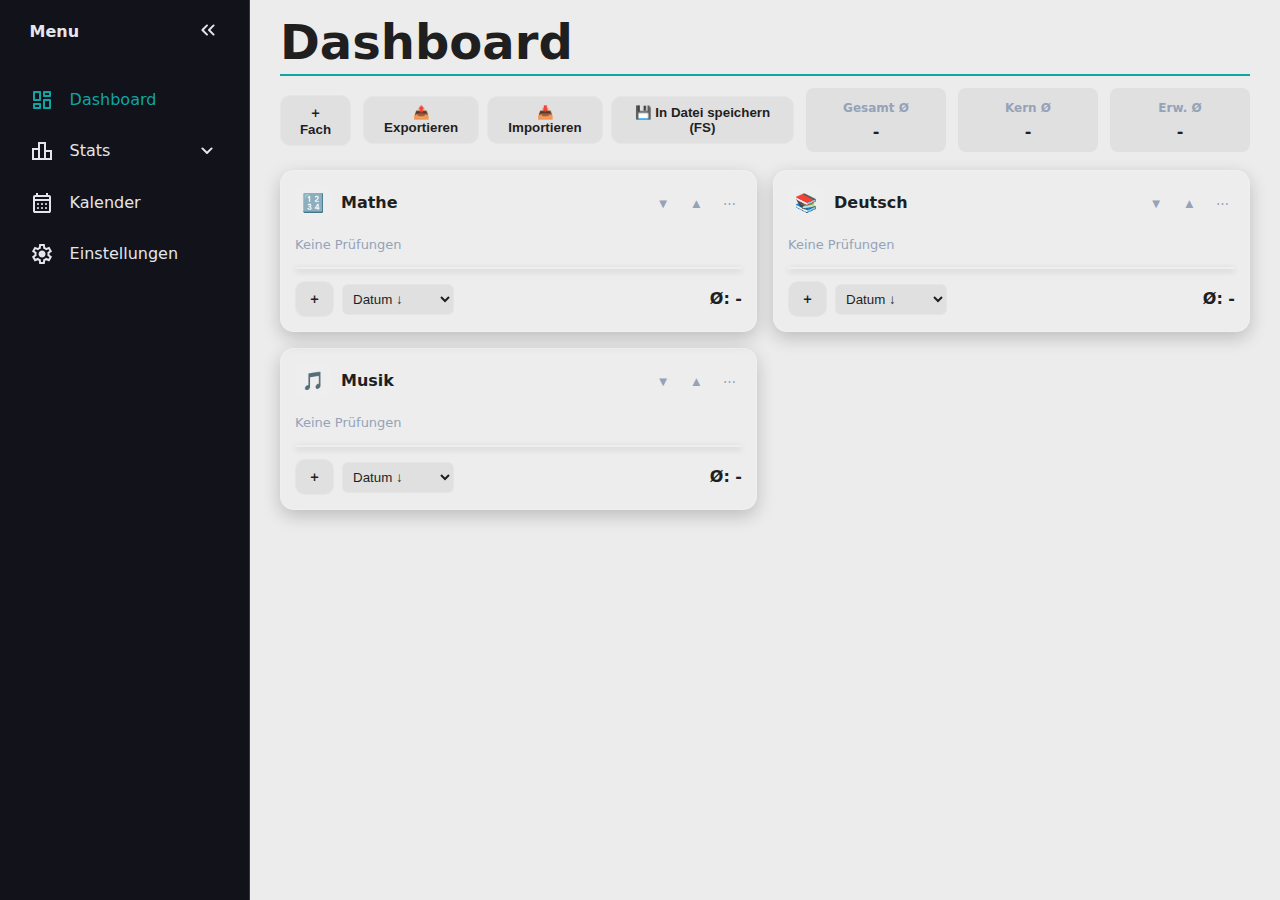
<file: index.html>
<!DOCTYPE html>
<html lang="en">

<head>
  <meta charset="utf-8" />
  <meta name="viewport" content="width=device-width,initial-scale=1" />
  <title>Dashboard</title>
  <link rel="stylesheet" href="style.css">
  <script src="theme.js" defer></script>
</head>
<style>
  @import url('https://fonts.googleapis.com/css2?family=Poppins:ital,wght@0,100;0,200;0,300;0,400;0,500;0,600;0,700;0,800;0,900;1,100;1,200;1,300;1,400;1,500;1,600;1,700;1,800;1,900&display=swap');

  html {
    font-family: Poppins, 'Segoe UI', Tahoma, Geneva, Verdana, sans-serif;
    line-height: 1.5rem;
  }

  body {
    min-height: 100vh;
    min-height: 100dvh;
    background-color: var(--sidebar-bg);
    color: var(--sb-fontcolor);
    display: grid;
    grid-template-columns: auto 1fr;
  }

  #sidebar {
    box-sizing: border-box;
    height: 100vh;
    width: 250px;
    padding: 5px 1em;
    background-color: var(--sidebar-bg);
    border-right: 1px solid var(--border);

    position: sticky;
    top: 0;
    align-self: start;
    transition: 300ms ease-in-out;
    overflow: hidden;
    text-wrap: nowrap;
  }

  #sidebar.close {
    padding: 5px;
    width: 60px;
  }

  #sidebar ul {
    list-style: none;
  }

  #sidebar>ul>li:first-child {
    display: flex;
    justify-content: flex-end;
    margin-bottom: 16px;

    .logo {
      font-weight: 600;
    }
  }

  #sidebar ul li.active a {
    /* active sidebar link */
    color: var(--accent) !important;
  }

  #sidebar ul li.active a span {
    color: var(--accent) !important;
  }

  #sidebar ul li.active a svg {
    fill: var(--accent) !important;
  }

  #sidebar a,
  #sidebar .dropdown-btn,
  #sidebar .logo {
    border-radius: .5em;
    padding: .85em;
    text-decoration: none;
    color: var(--sb-fontcolor);
    display: flex;
    align-items: center;
    gap: 1em;
  }

  .dropdown-btn {
    width: 100%;
    text-align: left;
    background: none;
    border: none;
    font: inherit;
    cursor: pointer;
  }

  #sidebar svg {
    flex-shrink: 0;
    fill: var(--sb-fontcolor);
  }

  #sidebar a span,
  #sidebar .dropdown-btn span {
    flex-grow: 1;
  }

  #sidebar a,
  #sidebar .dropdown-btn,
  #sidebar span {
    color: var(--sb-fontcolor);
  }

  #sidebar a:hover,
  #sidebar .dropdown-btn:hover {
    background-color: var(--glass);
  }

  #sidebar .sub-menu {
    display: grid;
    grid-template-rows: 0fr;
    transition: 300ms ease-in-out;

    >div {
      overflow: hidden;
    }
  }

  #sidebar .sub-menu.show {
    grid-template-rows: 1fr;
  }

  .dropdown-btn svg {
    transition: 200ms ease;
  }

  .rotate svg:last-child {
    rotate: 180deg;
  }

  #sidebar .sub-menu a {
    padding-left: 2em;
  }

  #toggle-btn {
    margin-left: auto;
    padding: 1em;
    border: none;
    border-radius: .5em;
    background: none;
    cursor: pointer;

    svg {
      transition: rotate 150ms ease;
    }
  }

  #toggle-btn:hover {
    background-color: var(--glass);
  }

  main {
    padding: min(30px, 7%);
  }

  main p {
    color: var(--sb-fontcolor);
    margin-top: 5px;
    margin-bottom: 15px;
  }

  .container {
    border: 1px solid var(--border);
    border-radius: 1em;
    margin-bottom: 20px;
    padding: min(3em, 15%);

    h2,
    p {
      margin-top: 1em
    }
  }

  /* --- WARN-BOX styling --- */
  .warn-box {
    margin-top: 10px;
    padding: 10px 12px;
    border-radius: 8px;
    background: rgba(255, 165, 0, 0.12);
    border: 1px solid rgba(255, 165, 0, 0.28);
    color: #ffd98a;
    display: flex;
    align-items: center;
    justify-content: space-between;
    gap: 8px;
    font-size: 13px;
  }

  .warn-box .warn-text {
    flex: 1;
  }

  .warn-close {
    background: transparent;
    border: none;
    color: #ffd98a;
    font-weight: 700;
    cursor: pointer;
    padding: 4px 6px;
    border-radius: 6px;
    line-height: 1;
  }

  .warn-close:hover {
    background: rgba(255, 165, 0, 0.18);
  }

  @media(max-width: 800px) {
    body {
      grid-template-columns: 1fr;
    }

    main {
      padding: 2em 1em 60px 1em;
    }

    .container {
      border: none;
      padding: 0;
    }

    #sidebar {
      height: 60px;
      width: 100%;
      border-right: none;
      border-top: 1px solid var(--border);
      padding: 0;
      position: fixed;
      top: unset;
      bottom: 0;

      >ul {
        padding: 0;
        display: grid;
        grid-auto-columns: 60px;
        grid-auto-flow: column;
        align-items: center;
        overflow-x: scroll;
      }

      ul li {
        height: 100%;
      }

      ul a,
      ul .dropdown-btn {
        width: 60px;
        height: 60px;
        padding: 0;
        border-radius: 0;
        justify-content: center;
      }

      ul li span,
      ul li:first-child,
      .dropdown-btn svg:last-child {
        display: none;
      }

      ul li .sub-menu.show {
        position: fixed;
        bottom: 60px;
        left: 0;
        box-sizing: border-box;
        height: 60px;
        width: 100%;
        background-color: var(--glass);
        border-top: 1px solid var(--border);
        display: flex;
        justify-content: center;

        >div {
          overflow-x: auto;
        }

        li {
          display: inline-flex;
        }

        a {
          box-sizing: border-box;
          padding: 1em;
          width: auto;
          justify-content: center;
        }
      }
    }
  }
</style>

<body>
  <nav id="sidebar">
    <ul>
      <li>
        <span class="logo">Menu</span>
        <button onclick="toggleSidebar()" id="toggle-btn">
          <svg xmlns="http://www.w3.org/2000/svg" height="24px" viewBox="0 -960 960 960" width="24px" fill="#e8eaed">
            <path
              d="m313-480 155 156q11 11 11.5 27.5T468-268q-11 11-28 11t-28-11L228-452q-6-6-8.5-13t-2.5-15q0-8 2.5-15t8.5-13l184-184q11-11 27.5-11.5T468-692q11 11 11 28t-11 28L313-480Zm264 0 155 156q11 11 11.5 27.5T732-268q-11 11-28 11t-28-11L492-452q-6-6-8.5-13t-2.5-15q0-8 2.5-15t8.5-13l184-184q11-11 27.5-11.5T732-692q11 11 11 28t-11 28L577-480Z">
            </path>
          </svg>
        </button>
      </li>
      <li class="active">
        <a href="index.html">
          <svg xmlns="http://www.w3.org/2000/svg" height="24px" viewBox="0 -960 960 960" width="24px" fill="#e8eaed">
            <path
              d="M520-640v-160q0-17 11.5-28.5T560-840h240q17 0 28.5 11.5T840-800v160q0 17-11.5 28.5T800-600H560q-17 0-28.5-11.5T520-640ZM120-480v-320q0-17 11.5-28.5T160-840h240q17 0 28.5 11.5T440-800v320q0 17-11.5 28.5T400-440H160q-17 0-28.5-11.5T120-480Zm400 320v-320q0-17 11.5-28.5T560-520h240q17 0 28.5 11.5T840-480v320q0 17-11.5 28.5T800-120H560q-17 0-28.5-11.5T520-160Zm-400 0v-160q0-17 11.5-28.5T160-360h240q17 0 28.5 11.5T440-320v160q0 17-11.5 28.5T400-120H160q-17 0-28.5-11.5T120-160Zm80-360h160v-240H200v240Zm400 320h160v-240H600v240Zm0-480h160v-80H600v80ZM200-200h160v-80H200v80Zm160-320Zm240-160Zm0 240ZM360-280Z">
            </path>
          </svg>
          <span>Dashboard</span>
        </a>
      </li>
      <li>
        <button onclick="toggleSubMenu(this)" class="dropdown-btn">
          <svg xmlns="http://www.w3.org/2000/svg" height="24px" viewBox="0 -960 960 960" width="24px" fill="#000000">
            <path
              d="M160-200h160v-320H160v320Zm240 0h160v-560H400v560Zm240 0h160v-240H640v240ZM80-120v-480h240v-240h320v320h240v400H80Z" />
          </svg>
          <span>Stats</span>
          <svg xmlns="http://www.w3.org/2000/svg" height="24px" viewBox="0 -960 960 960" width="24px" fill="#e8eaed">
            <path
              d="M480-361q-8 0-15-2.5t-13-8.5L268-556q-11-11-11-28t11-28q11-11 28-11t28 11l156 156 156-156q11-11 28-11t28 11q11 11 11 28t-11 28L508-372q-6 6-13 8.5t-15 2.5Z">
            </path>
          </svg>
        </button>
        <ul class="sub-menu">
          <div>
            <li><a href="stats.html" data-view-link="dashboard">Dashboard</a></li>
            <li><a href="stats.html" data-view-link="exams">Prüfungen</a></li>
            <li><a href="stats.html" data-view-link="data">Daten</a></li>
          </div>
        </ul>
      </li>
      <li>
        <a href="calendar.html">
          <svg xmlns="http://www.w3.org/2000/svg" height="24px" viewBox="0 -960 960 960" width="24px" fill="#000000">
            <path
              d="M200-80q-33 0-56.5-23.5T120-160v-560q0-33 23.5-56.5T200-800h40v-80h80v80h320v-80h80v80h40q33 0 56.5 23.5T840-720v560q0 33-23.5 56.5T760-80H200Zm0-80h560v-400H200v400Zm0-480h560v-80H200v80Zm0 0v-80 80Zm280 240q-17 0-28.5-11.5T440-440q0-17 11.5-28.5T480-480q17 0 28.5 11.5T520-440q0 17-11.5 28.5T480-400Zm-160 0q-17 0-28.5-11.5T280-440q0-17 11.5-28.5T320-480q17 0 28.5 11.5T360-440q0 17-11.5 28.5T320-400Zm320 0q-17 0-28.5-11.5T600-440q0-17 11.5-28.5T640-480q17 0 28.5 11.5T680-440q0 17-11.5 28.5T640-400ZM480-240q-17 0-28.5-11.5T440-280q0-17 11.5-28.5T480-320q17 0 28.5 11.5T520-280q0 17-11.5 28.5T480-240Zm-160 0q-17 0-28.5-11.5T280-280q0-17 11.5-28.5T320-320q17 0 28.5 11.5T360-280q0 17-11.5 28.5T320-240Zm320 0q-17 0-28.5-11.5T600-280q0-17 11.5-28.5T640-320q17 0 28.5 11.5T680-280q0 17-11.5 28.5T640-240Z" />
          </svg>
          <span>Kalender</span>
        </a>
      </li>
      <li>
        <a href="settings.html">
          <svg xmlns="http://www.w3.org/2000/svg" height="24px" viewBox="0 -960 960 960" width="24px" fill="#000000">
            <path
              d="m370-80-16-128q-13-5-24.5-12T307-235l-119 50L78-375l103-78q-1-7-1-13.5v-27q0-6.5 1-13.5L78-585l110-190 119 50q11-8 23-15t24-12l16-128h220l16 128q13 5 24.5 12t22.5 15l119-50 110 190-103 78q1 7 1 13.5v27q0 6.5-2 13.5l103 78-110 190-118-50q-11 8-23 15t-24 12L590-80H370Zm70-80h79l14-106q31-8 57.5-23.5T639-327l99 41 39-68-86-65q5-14 7-29.5t2-31.5q0-16-2-31.5t-7-29.5l86-65-39-68-99 42q-22-23-48.5-38.5T533-694l-13-106h-79l-14 106q-31 8-57.5 23.5T321-633l-99-41-39 68 86 64q-5 15-7 30t-2 32q0 16 2 31t7 30l-86 65 39 68 99-42q22 23 48.5 38.5T427-266l13 106Zm42-180q58 0 99-41t41-99q0-58-41-99t-99-41q-59 0-99.5 41T342-480q0 58 40.5 99t99.5 41Zm-2-140Z" />
          </svg>
          <span>Einstellungen</span>
        </a>
      </li>
    </ul>
  </nav>
  <main class="content" id="main">
    <header>
      <div class="title">Dashboard</div>
      <!-- Global menu removed -->
      </div>
    </header>

    <div class="topbar">
      <div class="add-subject">
        <button id="openAdd" class="btn">＋ Fach</button>
        <div id="inlineAdd" style="display:none;align-items:center">
          <input id="newSubjectName" placeholder="Name vom Fach (z.B. Mathe)" />
          <button id="addSubjectBtn" class="btn accent" style="margin-left: 4px;">Hinzufügen</button>
          <button id="cancelAdd" class="btn" style="margin-left: 4px;">Abbrechen</button>
        </div>
      </div>

      <!-- export / import / save to disk -->
      <div style="display:flex;gap:8px;align-items:center">
        <button id="exportBtn" class="btn">📤 Exportieren</button>
        <button id="importBtn" class="btn">📥 Importieren</button>
        <button id="saveDiskBtn" class="btn">💾 In Datei speichern (FS)</button>
        <input id="fileInput" type="file" accept="application/json" style="display:none" />
      </div>

      <div style="margin-left:auto;text-align:right;display:flex;gap:10px;align-items:center">
        <div class="summary-box">
          <div class="summary-item">
            <div class="label">Gesamt Ø</div>
            <div id="totalAvg" class="value">-</div>
          </div>
          <div class="summary-item">
            <div class="label">Kern Ø</div>
            <div id="coreAvg" class="value">-</div>
          </div>
          <div class="summary-item">
            <div class="label">Erw. Ø</div>
            <div id="extAvg" class="value">-</div>
          </div>
        </div>
      </div>
    </div>

    <div id="cards" class="cards" aria-live="polite"></div>
  </main>

  <div id="emojiPicker" class="emoji-picker" style="display:none"></div>
  <div id="floatingMenu" class="menu-panel" style="display:none"></div>

</body>
<script>
  const toggleButton = document.getElementById('toggle-btn')
  const sidebar = document.getElementById('sidebar')

  function toggleSidebar() {
    sidebar.classList.toggle('close')
    toggleButton.classList.toggle('rotate')

    closeAllSubMenus()
  }

  function toggleSubMenu(button) {

    if (!button.nextElementSibling.classList.contains('show')) {
      closeAllSubMenus()
    }

    button.nextElementSibling.classList.toggle('show')
    button.classList.toggle('rotate')

    if (sidebar.classList.contains('close')) {
      sidebar.classList.toggle('close')
      toggleButton.classList.toggle('rotate')
    }
  }

  function closeAllSubMenus() {
    Array.from(sidebar.getElementsByClassName('show')).forEach(ul => {
      ul.classList.remove('show')
      ul.previousElementSibling.classList.remove('rotate')
    })
  }

  /* Main function */

  (function () {
    const STORAGE_KEY = 'subjects_v3';
    const SIDEBAR_KEY = 'sidebarCollapsed_v1';
    const cardsEl = document.getElementById('cards');
    const openAdd = document.getElementById('openAdd');
    const inlineAdd = document.getElementById('inlineAdd');
    const newSubjectName = document.getElementById('newSubjectName');
    const addSubjectBtn = document.getElementById('addSubjectBtn');
    const cancelAdd = document.getElementById('cancelAdd');
    // Global menu removed
    const emojiPicker = document.getElementById('emojiPicker');
    const floatingMenu = document.getElementById('floatingMenu');
    const statsToggle = document.getElementById('statsToggle');

    const exportBtn = document.getElementById('exportBtn');
    const importBtn = document.getElementById('importBtn');
    const saveDiskBtn = document.getElementById('saveDiskBtn');
    const fileInput = document.getElementById('fileInput');

    // <-- safe reference to optional checkbox (may be missing in some pages)
    const markLowCheckbox = document.getElementById('markLowCheckbox');

    const EMOJIS = ['📘', '🔢', '📚', '🧬', '⚗️', '🔭', '🎨', '🎵', '💻', '⚽️', '🧪', '📈', '✏️', '🧮', '🧑‍🔬', '🏫', '⚽', '⚖️', '🍳', '🇫🇷', '🇮🇹', '🇩🇪', '🇬🇧', '👨‍🔧'];

    let subjects = load();
    let settings = loadSettings();
    let fileHandle = null; // optional File System Access handle

    renderSubjects(); updateSummary();

    const statsSubmenu = document.getElementById('statsSubmenu');
    if (statsToggle && statsSubmenu) {
      statsToggle.addEventListener('click', () => {
        const open = statsSubmenu.style.display !== 'flex';
        statsSubmenu.style.display = open ? 'flex' : 'none';
        statsSubmenu.setAttribute('aria-hidden', !open);
      });
    }

    // add subject (guarding existence)
    if (openAdd && inlineAdd && newSubjectName && cancelAdd && addSubjectBtn) {
      openAdd.addEventListener('click', () => { inlineAdd.style.display = 'inline-flex'; newSubjectName.focus(); });
      cancelAdd.addEventListener('click', () => { inlineAdd.style.display = 'none'; newSubjectName.value = ''; });
      addSubjectBtn.addEventListener('click', () => { const name = (newSubjectName.value || '').trim(); if (!name) return newSubjectName.focus(); addSubject(name); newSubjectName.value = ''; inlineAdd.style.display = 'none'; });
      newSubjectName.addEventListener('keydown', e => { if (e.key === 'Enter') addSubjectBtn.click(); if (e.key === 'Escape') cancelAdd.click(); });
    }

    // export / import handlers (guard DOM elements)
    if (exportBtn) exportBtn.addEventListener('click', () => exportData());
    if (importBtn && fileInput) importBtn.addEventListener('click', () => fileInput.click());
    if (fileInput) fileInput.addEventListener('change', (e) => { const f = e.target.files[0]; if (f) importDataFromFile(f); e.target.value = ''; });

    // save to disk using File System Access API if available
    if (saveDiskBtn) {
      saveDiskBtn.addEventListener('click', async () => {
        if ('showSaveFilePicker' in window) {
          try {
            const handle = await window.showSaveFilePicker({ suggestedName: 'subjects.json', types: [{ description: 'JSON', accept: { 'application/json': ['.json'] } }] });
            const writable = await handle.createWritable();
            await writable.write(JSON.stringify({ subjects, settings }, null, 2));
            await writable.close();
            alert('Daten in Datei gespeichert.');
          } catch (err) {
            // Wenn der Benutzer den Dialog abbricht, bekommt man oft ein AbortError — das ist kein "Fehler" im Sinne von App-Bug.
            if (err && err.name === 'AbortError') {
              // still ignore silently (no console.error)
              return;
            }
            console.error(err);
            alert('Speichern abgebrochen oder fehlgeschlagen.');
          }
        } else {
          // fallback: export as download
          exportData();
        }
      });
    }

    // Global menu logic removed

    // helpers: load/save
    function load() { try { const raw = localStorage.getItem(STORAGE_KEY); if (raw) return JSON.parse(raw); } catch (e) { } return demo(); }
    function save() { subjects.sort((a, b) => (a.order || 0) - (b.order || 0)); localStorage.setItem(STORAGE_KEY, JSON.stringify(subjects)); }
    function loadSettings() { try { const raw = localStorage.getItem('settings_v1'); if (raw) return JSON.parse(raw); } catch (e) { } return { markLow: false }; }
    function saveSettings() { localStorage.setItem('settings_v1', JSON.stringify(settings)); }

    function demo() { return [{ id: 's1', name: 'Mathe', icon: '🔢', type: 'core', order: 0, exams: [] }, { id: 's2', name: 'Deutsch', icon: '📚', type: 'core', order: 1, exams: [] }, { id: 's3', name: 'Musik', icon: '🎵', type: 'extension', order: 2, exams: [] }]; }

    function addSubject(name) { const s = { id: 's_' + Date.now() + Math.floor(Math.random() * 1000), name, icon: chooseIcon(name), type: 'extension', order: subjects.length, exams: [] }; subjects.unshift(s); subjects.forEach((s, i) => s.order = i); save(); renderSubjects(); updateSummary(); }
    function deleteSubject(id) { if (!confirm('Fach wirklich löschen?')) return; subjects = subjects.filter(s => s.id !== id); subjects.forEach((s, i) => s.order = i); save(); renderSubjects(); updateSummary(); }
    function chooseIcon(name) { const n = name.toLowerCase(); if (n.includes('mat')) return '🔢'; if (n.includes('deut') || n.includes('lang')) return '📚'; if (n.includes('eng')) return '🇬🇧'; if (n.includes('bio')) return '🧬'; return '📘'; }

    // export current data as subjects.json (download)
    function exportData() {
      try {
        const payload = { subjects, settings };
        const blob = new Blob([JSON.stringify(payload, null, 2)], { type: 'application/json' });
        const url = URL.createObjectURL(blob);
        const a = document.createElement('a'); a.href = url; a.download = 'subjects.json'; document.body.appendChild(a); a.click(); a.remove(); URL.revokeObjectURL(url);
      } catch (err) { console.error('Export fehlgeschlagen', err); alert('Export fehlgeschlagen'); }
    }

    // import from a user-selected file (JSON)
    function importDataFromFile(file) {
      const reader = new FileReader(); reader.onload = (ev) => {
        try {
          const parsed = JSON.parse(ev.target.result);
          if (parsed.subjects) { subjects = parsed.subjects; }
          if (parsed.settings) {
            settings = parsed.settings;
            // Only touch DOM if the checkbox exists
            if (markLowCheckbox) markLowCheckbox.checked = !!settings.markLow;
            saveSettings();
          }
          // ensure orders
          subjects.forEach((s, i) => s.order = i);
          save(); renderSubjects(); updateSummary(); alert('Daten erfolgreich importiert.');
        } catch (err) { console.error('Import Fehler', err); alert('Datei konnte nicht gelesen werden. Stelle sicher, dass es eine gültige JSON-Datei ist.'); }
      };
      reader.onerror = () => { alert('Datei konnte nicht gelesen werden.'); };
      reader.readAsText(file);
    }

    // position a floating panel near an element rect, keeps on-screen
    function positionPanel(panel, rect) { const padding = 8; const w = panel.offsetWidth || 240; let left = rect.right + 6; let top = rect.top; if (left + w > window.innerWidth - padding) left = rect.left - w - 6; if (left < padding) left = padding; if (top + panel.offsetHeight > window.innerHeight - padding) top = window.innerHeight - panel.offsetHeight - padding; if (top < padding) top = padding; panel.style.left = left + 'px'; panel.style.top = top + 'px'; }

    // helper: bestimmt sinnvolle Dezimalstellen aus dem Schritt (z.B. 0.25 -> 2)
    function decimalsFromStep(step) {
      const s = String(step);
      if (s.indexOf('.') === -1) return 0;
      return s.split('.')[1].length;
    }

    // helper: sicheres Formatieren (vermeidet 4.6000000000000005)
    function formatNumber(value, decimals) {
      const d = (typeof decimals === 'number') ? decimals : 1;
      return parseFloat(Number(value).toFixed(d));
    }

    // sichere Runden-Funktion: rundet auf nearest step oder auf 1 Dezimalstelle (default)
    function roundToStep(value, step) {
      if (value === null || value === undefined || isNaN(value)) return value;
      const num = Number(value);
      if (!step || step === 'none') {
        return formatNumber(num, 1);
      }
      const s = parseFloat(step);
      if (isNaN(s) || s <= 0) {
        return formatNumber(num, 1);
      }
      const rounded = Math.round((num + Number.EPSILON) / s) * s;
      const decimals = decimalsFromStep(s);
      return formatNumber(rounded, decimals);
    }

    // render subjects and cards
    function renderSubjects() {
      cardsEl.innerHTML = '';
      subjects.sort((a, b) => (a.order || 0) - (b.order || 0));
      subjects.forEach(s => {
        const card = document.createElement('div'); card.className = 'card'; card.dataset.id = s.id; card.draggable = true;

        const header = document.createElement('div'); header.className = 'card-header';
        const title = document.createElement('div'); title.className = 'card-title';
        const iconBox = document.createElement('div'); iconBox.className = 'subject-icon'; iconBox.textContent = s.icon; iconBox.title = 'Icon ändern';
        const nameEl = document.createElement('div'); nameEl.style.fontWeight = 900; nameEl.textContent = s.name;
        title.appendChild(iconBox); title.appendChild(nameEl);

        const actions = document.createElement('div'); actions.className = 'card-actions';
        const dotsBtn = document.createElement('button'); dotsBtn.className = 'icon-btn'; dotsBtn.textContent = '⋯'; dotsBtn.title = 'Optionen';
        actions.appendChild(dotsBtn);

        header.appendChild(title); header.appendChild(actions);
        card.appendChild(header);

        // exams
        const examsEl = document.createElement('div'); examsEl.className = 'exams';
        if (s.exams && s.exams.length) {
          s.exams.forEach(ex => {
            const exEl = document.createElement('div'); exEl.className = 'exam'; exEl.dataset.examId = ex.id; // eindeutige Zuordnung für das Edit-Formular
            const meta = document.createElement('div'); meta.className = 'meta';
            const exTitle = document.createElement('div'); exTitle.style.fontWeight = 800; exTitle.textContent = ex.name;
            const exDesc = document.createElement('div'); exDesc.className = 'muted'; exDesc.style.fontSize = '13px'; exDesc.textContent = ex.desc || '';
            const exDate = document.createElement('div'); exDate.className = 'muted'; exDate.style.fontSize = '12px'; exDate.textContent = ex.date ? ('Datum: ' + ex.date) : '';
            meta.appendChild(exTitle); meta.appendChild(exDesc); meta.appendChild(exDate);

            const right = document.createElement('div'); right.style.display = 'flex'; right.style.flexDirection = 'column'; right.style.alignItems = 'flex-end'; right.style.gap = '8px';

            // calculated note
            let calcNote = null;
            if (ex.maxPoints && ex.achievedPoints) { const max = parseFloat(ex.maxPoints) || 0; const ach = parseFloat(ex.achievedPoints) || 0; if (max > 0) { calcNote = 1 + (ach / max) * 5; } }
            // apply rounding to calculated note (uses the shared roundToStep helper)
            const calcRounded = calcNote !== null ? roundToStep(calcNote, ex.round) : null

            const grade = document.createElement('div'); grade.className = 'grade'; grade.textContent = ex.grade || '-';
            // color low if setting enabled and grade <4.0
            function markLowIfNeeded(el, val) { if (settings.markLow && val !== null && !isNaN(val) && parseFloat(val) < 4.0) { el.classList.add('low'); } else el.classList.remove('low'); }
            markLowIfNeeded(grade, parseFloat(ex.grade));

            if (calcRounded !== null) { const calcSmall = document.createElement('div'); calcSmall.style.fontSize = '12px'; calcSmall.className = 'muted'; calcSmall.textContent = 'Berechnet: ' + calcRounded; markLowIfNeeded(calcSmall, calcRounded); right.appendChild(calcSmall); }
            right.appendChild(grade);

            const exActions = document.createElement('div'); exActions.style.display = 'flex'; exActions.style.gap = '6px';
            const editExamBtn = document.createElement('button'); editExamBtn.className = 'icon-btn'; editExamBtn.title = 'Bearbeiten'; editExamBtn.textContent = '✏️';
            const delExamBtn = document.createElement('button'); delExamBtn.className = 'icon-btn'; delExamBtn.title = 'Löschen'; delExamBtn.textContent = '🗑️';
            exActions.appendChild(editExamBtn); exActions.appendChild(delExamBtn);
            right.appendChild(exActions);

            exEl.appendChild(meta); exEl.appendChild(right);
            examsEl.appendChild(exEl);

            // warning if mismatch (now exact mismatch between entered and calculated rounded)
            if (calcRounded !== null && ex.grade) {
              const entered = parseFloat(ex.grade);
              if (isFinite(entered) && Math.abs(entered - calcRounded) > 0.0001) {
                // only show warning if user didn't dismiss it
                if (!ex.warnDismissed) {
                  const warn = document.createElement('div');
                  warn.className = 'warn-box';
                  const txt = document.createElement('div');
                  txt.className = 'warn-text';
                  txt.textContent = 'Warnung: Die berechnete Note (' + calcRounded + ') stimmt nicht mit der eingetragenen Note (' + entered + ') überein.';
                  const closeBtn = document.createElement('button');
                  closeBtn.className = 'warn-close';
                  closeBtn.title = 'Warnung ausblenden';
                  closeBtn.textContent = '✖';
                  closeBtn.addEventListener('click', (ev) => {
                    ev.stopPropagation();
                    // persist dismissal so it won't reappear until exam is edited/updated
                    ex.warnDismissed = true;
                    save();
                    renderSubjects();
                  });
                  warn.appendChild(txt);
                  warn.appendChild(closeBtn);
                  examsEl.appendChild(warn);
                }
              }
            }

            // listeners
            editExamBtn.addEventListener('click', () => openExamForm(card, s.id, ex));
            delExamBtn.addEventListener('click', () => { if (confirm('Prüfung wirklich löschen?')) { deleteExam(s.id, ex.id); } });

          });
        } else { const none = document.createElement('div'); none.className = 'muted'; none.textContent = 'Keine Prüfungen'; examsEl.appendChild(none); }

        card.appendChild(examsEl);

        // separator bar above footer
        const sep = document.createElement('div'); sep.className = 'card-sep'; card.appendChild(sep);

        // footer with add + sorting and avg
        const footer = document.createElement('div'); footer.className = 'card-footer';
        const left = document.createElement('div'); left.style.display = 'flex'; left.style.alignItems = 'center'; left.style.gap = '8px';
        const plusBtn = document.createElement('button'); plusBtn.className = 'btn'; plusBtn.textContent = '＋'; plusBtn.title = 'Hinzufügen'; left.appendChild(plusBtn);
        const sortSelect = document.createElement('select');['Datum ↓', 'Datum ↑', 'Name A → Z', 'Name Z → A', 'Note ↓', 'Note ↑'].forEach(opt => { const o = document.createElement('option'); o.value = o.textContent = opt; sortSelect.appendChild(o); }); left.appendChild(sortSelect);

        const avg = document.createElement('div'); avg.className = 'avg'; const subjAvg = computeSubjectAvg(s); avg.textContent = 'Ø: ' + (subjAvg === null ? '-' : subjAvg); if (settings.markLow && subjAvg !== null && subjAvg < 4.0) avg.classList.add('low'); else avg.classList.remove('low');

        footer.appendChild(left); footer.appendChild(avg);
        card.appendChild(footer);

        cardsEl.appendChild(card);

        // interactions: icon click -> emoji picker
        iconBox.addEventListener('click', (ev) => { ev.stopPropagation(); showEmojiPicker(ev.clientX, ev.clientY, (emoji) => { s.icon = emoji; save(); renderSubjects(); }); });

        // name edit
        nameEl.addEventListener('click', () => { const input = document.createElement('input'); input.value = s.name; input.style.fontWeight = 900; input.style.fontSize = '15px'; title.replaceChild(input, nameEl); input.focus(); input.select(); function finish() { const v = (input.value || '').trim(); if (v) { s.name = v; save(); renderSubjects(); } else renderSubjects(); } input.addEventListener('keydown', e => { if (e.key === 'Enter') finish(); if (e.key === 'Escape') renderSubjects(); }); input.addEventListener('blur', finish); });

        // dots menu positioning
        dotsBtn.addEventListener('click', (ev) => { ev.stopPropagation(); floatingMenu.innerHTML = ''; const btnRect = ev.target.getBoundingClientRect(); const menu = document.createElement('div'); menu.style.padding = '6px'; const t1 = document.createElement('button'); t1.textContent = s.type === 'core' ? 'Als Erweiterung markieren' : 'Als Kernfach markieren'; t1.addEventListener('click', () => { s.type = s.type === 'core' ? 'extension' : 'core'; save(); renderSubjects(); floatingMenu.style.display = 'none'; }); const t2 = document.createElement('button'); t2.textContent = 'Fach löschen'; t2.addEventListener('click', () => { if (confirm('Fach wirklich löschen?')) { deleteSubject(s.id); floatingMenu.style.display = 'none'; } }); menu.appendChild(t1); menu.appendChild(t2); floatingMenu.appendChild(menu); positionPanel(floatingMenu, btnRect); floatingMenu.style.display = 'block'; });

        // plus add exam
        plusBtn.addEventListener('click', (ev) => { ev.stopPropagation(); openExamForm(card, s.id); });

        // sort select
        sortSelect.addEventListener('change', () => { const val = sortSelect.value; sortExamsForSubject(s.id, val); save(); renderSubjects(); });

        // drag handlers (card-level)
        card.addEventListener('dragstart', (e) => { card.classList.add('dragging'); e.dataTransfer.setData('text/plain', s.id); });
        card.addEventListener('dragend', () => { card.classList.remove('dragging'); Array.from(cardsEl.children).forEach((c, i) => { const id = c.dataset.id; const subj = subjects.find(x => x.id === id); if (subj) subj.order = i; }); save(); renderSubjects(); });

      });

      // helper: bestimmt sinnvolle Dezimalstellen aus dem Schritt (z.B. 0.25 -> 2)
      function decimalsFromStep(step) {
        const s = String(step);
        if (s.indexOf('.') === -1) return 0;
        return s.split('.')[1].length;
      }

      // helper: sicheres Formatieren (vermeidet 4.6000000000000005)
      function formatNumber(value, decimals) {
        // falls decimals nicht angegeben: behandle als 1 Dezimalstelle (wie vorher)
        const d = (typeof decimals === 'number') ? decimals : 1;
        // toFixed sorgt für stabile Darstellung, parseFloat entfernt unnötige Nullen
        return parseFloat(Number(value).toFixed(d));
      }

      // sichere Runden-Funktion: rundet auf nearest step oder auf 1 Dezimalstelle (default)
      function roundToStep(value, step) {
        if (value === null || value === undefined || isNaN(value)) return value;
        const num = Number(value);
        // default: runde auf 1 Dezimalstelle (wie vorher Math.round(value*10)/10)
        if (!step || step === 'none') {
          return formatNumber(num, 1);
        }
        const s = parseFloat(step);
        if (isNaN(s) || s <= 0) {
          return formatNumber(num, 1);
        }
        // Runde auf nächstes Vielfaches von s
        // Addiere eine kleine EPSILON vor dem Runden um Grenzfälle zu stabilisieren
        const rounded = Math.round((num + Number.EPSILON) / s) * s;
        // Bestimme sinnvolle Dezimalstellen aus dem Schritt (z.B. 0.25 -> 2)
        const decimals = decimalsFromStep(s);
        return formatNumber(rounded, decimals);
      }
    }

    // allow dragover on container to place dragged card
    cardsEl.addEventListener('dragover', e => { e.preventDefault(); const dragging = document.querySelector('.card.dragging'); const after = getDragAfterElement(cardsEl, e.clientY); if (!dragging) return; if (after == null) cardsEl.appendChild(dragging); else cardsEl.insertBefore(dragging, after); });

    cardsEl.addEventListener('drop', e => { e.preventDefault(); Array.from(cardsEl.children).forEach((c, i) => { const id = c.dataset.id; const subj = subjects.find(x => x.id === id); if (subj) subj.order = i; }); save(); renderSubjects(); });

    function getDragAfterElement(container, y) { const draggableElements = [...container.querySelectorAll('.card:not(.dragging)')]; return draggableElements.reduce((closest, child) => { const box = child.getBoundingClientRect(); const offset = y - box.top - box.height / 2; if (offset < 0 && offset > closest.offset) return { offset: offset, element: child }; return closest; }, { offset: Number.NEGATIVE_INFINITY }).element || null; }

    // exam form: add/edit
    function openExamForm(card, subjectId, exam) {
      // Wenn wir eine bestehende Prüfung bearbeiten: Formular direkt unterhalb der Prüfung anfügen
      let container = null;
      if (exam) {
        // finde das DOM-Element der Prüfung
        const existingExEl = card.querySelector('.exam[data-exam-id="' + exam.id + '"]');
        if (existingExEl) {
          // Falls schon ein Formular existiert, entferne es zuerst
          const prevForm = card.querySelector('.exam-form');
          if (prevForm) prevForm.remove();
          container = document.createElement('div'); container.className = 'exam-form';
          existingExEl.parentNode.insertBefore(container, existingExEl.nextSibling);
        } else {
          // Fallback: append am Ende der Karte
          container = card.querySelector('.exam-form') || document.createElement('div');
          container.className = 'exam-form';
          if (!card.contains(container)) card.appendChild(container);
        }
      } else {
        // neue Prüfung: Formular oben in der Karte (oder wiederverwenden)
        container = card.querySelector('.exam-form') || document.createElement('div');
        container.className = 'exam-form';
        if (!card.contains(container)) card.appendChild(container);
      }

      container.innerHTML = ''; container.style.display = 'flex';

      const nameInput = document.createElement('input'); nameInput.placeholder = 'Name der Prüfung'; nameInput.value = exam?.name || '';
      const descInput = document.createElement('textarea'); descInput.placeholder = 'Beschreibung (optional)'; descInput.rows = 2; descInput.value = exam?.desc || '';
      const dateInput = document.createElement('input'); dateInput.type = 'date'; dateInput.value = exam?.date || '';
      const row = document.createElement('div'); row.className = 'row';
      const maxInput = document.createElement('input'); maxInput.placeholder = 'Max Punkte'; maxInput.type = 'number'; maxInput.min = '0'; maxInput.step = '0.1'; maxInput.style.flex = '1'; maxInput.value = exam?.maxPoints || '';
      const achInput = document.createElement('input'); achInput.placeholder = 'Erreichte Punkte'; achInput.type = 'number'; achInput.min = '0'; achInput.step = '0.1'; achInput.style.flex = '1'; achInput.value = exam?.achievedPoints || '';
      row.appendChild(maxInput); row.appendChild(achInput);
      const roundSelect = document.createElement('select');['none', '0.1', '0.25', '0.5', '1'].forEach(opt => { const o = document.createElement('option'); o.value = opt; o.textContent = opt === 'none' ? 'Keine' : opt; if (exam && exam.round === opt) o.selected = true; roundSelect.appendChild(o); });
      const multSelect = document.createElement('select');[['0.5', '0.5x'], ['1', '1x'], ['2', '2x']].forEach(pair => { const o = document.createElement('option'); o.value = pair[0]; o.textContent = pair[1]; if (exam && String(exam.multiplier) === pair[0]) o.selected = true; multSelect.appendChild(o); });
      const gradeInput = document.createElement('input'); gradeInput.placeholder = 'Note (z.B. 5.0)'; gradeInput.type = 'text'; gradeInput.value = exam?.grade || '';
      const buttons = document.createElement('div'); buttons.style.display = 'flex'; buttons.style.gap = '8px'; const saveBtn = document.createElement('button'); saveBtn.className = 'btn accent'; saveBtn.textContent = exam ? 'Speichern' : 'Prüfung hinzufügen'; const cancelBtn = document.createElement('button'); cancelBtn.className = 'btn'; cancelBtn.textContent = 'Abbrechen'; buttons.appendChild(saveBtn); buttons.appendChild(cancelBtn);

      container.appendChild(nameInput); container.appendChild(descInput); container.appendChild(dateInput); container.appendChild(row);
      const row2 = document.createElement('div'); row2.className = 'row'; row2.appendChild(gradeInput); row2.appendChild(roundSelect); row2.appendChild(multSelect); container.appendChild(row2);
      container.appendChild(buttons);

      nameInput.focus();

      saveBtn.addEventListener('click', () => {
        const name = (nameInput.value || '').trim(); if (!name) return nameInput.focus(); const desc = (descInput.value || '').trim(); const date = dateInput.value || ''; const maxPoints = maxInput.value || ''; const achievedPoints = achInput.value || ''; const round = roundSelect.value || 'none'; const multiplier = parseFloat(multSelect.value) || 1; const grade = (gradeInput.value || '').trim(); const data = { name, desc, date, maxPoints, achievedPoints, round, multiplier, grade };
        if (exam) { editExam(subjectId, exam.id, data); } else { addExamToSubject(subjectId, data); }
        // nach speichern Formular entfernen (oder ausblenden)
        container.style.display = 'none';
      });
      cancelBtn.addEventListener('click', () => { container.style.display = 'none'; });
    }

    function addExamToSubject(subjectId, exam) { const s = subjects.find(x => x.id === subjectId); if (!s) return; exam.id = 'e_' + Date.now() + Math.floor(Math.random() * 1000); exam.multiplier = exam.multiplier || 1; exam.warnDismissed = false; s.exams.unshift(exam); save(); renderSubjects(); updateSummary(); }
    function editExam(subjectId, examId, data) {
      const s = subjects.find(x => x.id === subjectId); if (!s) return; const e = s.exams.find(x => x.id === examId); if (!e) return; Object.assign(e, data); // reset dismissal so a new/changed mismatch can reappear
      e.warnDismissed = false;
      save(); renderSubjects(); updateSummary();
    }
    function deleteExam(subjectId, examId) { const s = subjects.find(x => x.id === subjectId); if (!s) return; s.exams = s.exams.filter(x => x.id !== examId); save(); renderSubjects(); updateSummary(); }

    function computeSubjectAvg(subject) {
      if (!subject.exams || subject.exams.length === 0) return null; let sum = 0, weightSum = 0; subject.exams.forEach(ex => { const g = parseFloat(ex.grade); if (!isNaN(g)) { const mult = parseFloat(ex.multiplier) || 1; sum += g * mult; weightSum += mult; } }); if (weightSum === 0) return null; let avg = sum / weightSum;
      return formatNumber(avg, 1);
    }

    function updateSummary() { const core = subjects.filter(s => s.type === 'core'); const ext = subjects.filter(s => s.type === 'extension'); const coreAvg = averageOfList(core); const extAvg = averageOfList(ext); const totalAvg = averageOfList(subjects); document.getElementById('totalAvg').textContent = totalAvg === null ? '-' : totalAvg; document.getElementById('coreAvg').textContent = coreAvg === null ? '-' : coreAvg; document.getElementById('extAvg').textContent = extAvg === null ? '-' : extAvg; }
    function averageOfList(list) {
      if (!list.length) return null; let sum = 0, count = 0; list.forEach(s => { const a = computeSubjectAvg(s); if (a !== null) { sum += a; count++; } }); if (count === 0) return null; return formatNumber(sum / count, 1);
    }

    function sortExamsForSubject(subjectId, mode) {
      const s = subjects.find(x => x.id === subjectId); if (!s) return; if (!s.exams) return; switch (mode) { case 'Datum↓': s.exams.sort((a, b) => (b.date || '').localeCompare(a.date || '')); break; case 'Datum↑': s.exams.sort((a, b) => (a.date || '').localeCompare(b.date || '')); break; case 'Name A→Z': s.exams.sort((a, b) => (a.name || '').localeCompare(b.name || '')); break; case 'Name Z→A': s.exams.sort((a, b) => (b.name || '').localeCompare(a.name || '')); break; case 'Note ↓': s.exams.sort((a, b) => (parseFloat(b.grade) || 0) - (parseFloat(a.grade) || 0)); break; case 'Note ↑': s.exams.sort((a, b) => (parseFloat(a.grade) || 0) - (parseFloat(b.grade) || 0)); break; }
    }

    // emoji picker
    function showEmojiPicker(x, y, cb) {
      emojiPicker.innerHTML = ''; EMOJIS.forEach(em => { const b = document.createElement('button'); b.type = 'button'; b.textContent = em; b.addEventListener('click', () => { cb(em); hideEmojiPicker(); }); emojiPicker.appendChild(b); }); emojiPicker.style.display = 'grid'; // position
      const padding = 8; const w = emojiPicker.offsetWidth || 220; let left = x; let top = y; if (left + w > window.innerWidth - padding) left = window.innerWidth - w - padding; if (left < padding) left = padding; if (top + emojiPicker.offsetHeight > window.innerHeight - padding) top = window.innerHeight - emojiPicker.offsetHeight - padding; if (top < padding) top = padding; emojiPicker.style.left = left + 'px'; emojiPicker.style.top = top + 'px';
    }
    function hideEmojiPicker() { emojiPicker.style.display = 'none'; }

    function positionPanel(panel, rect) { // rect can be DOMRect or element
      let r = rect; if (rect instanceof DOMRect === false && rect.getBoundingClientRect) r = rect.getBoundingClientRect(); const padding = 8; const w = panel.offsetWidth || 240; let left = r.right + 6; let top = r.top; if (left + w > window.innerWidth - padding) left = r.left - w - 6; if (left < padding) left = padding; if (top + panel.offsetHeight > window.innerHeight - padding) top = window.innerHeight - panel.offsetHeight - padding; if (top < padding) top = padding; panel.style.left = left + 'px'; panel.style.top = top + 'px';
    }

    // click outside closes handled above

    // helper: find subject
    function findSubject(id) { return subjects.find(s => s.id === id); }

    // helper: choose icon
    function chooseIcon(name) { const n = name.toLowerCase(); if (n.includes('mat')) return '🔢'; if (n.includes('deut') || n.includes('lang')) return '📚'; if (n.includes('eng')) return '🇬🇧'; if (n.includes('bio')) return '🧬'; return '📘'; }
    // --- Touch-friendly reordering: Up/Down buttons für iPad/Touch ---
    function attachMoveHandlers() {
      const cards = Array.from(cardsEl.querySelectorAll('.card'));
      cards.forEach((card, idx) => {
        const header = card.querySelector('.card-header'); if (!header) return;
        // vermeiden doppelte Buttons
        if (header.querySelector('.move-up')) return;
        const up = document.createElement('button'); up.className = 'icon-btn move-up'; up.title = 'Nach oben verschieben'; up.textContent = '▲';
        const down = document.createElement('button'); down.className = 'icon-btn move-down'; down.title = 'Nach unten verschieben'; down.textContent = '▼';
        up.addEventListener('click', (e) => { e.stopPropagation(); const id = card.dataset.id; const i = subjects.findIndex(s => s.id === id); if (i > 0) { [subjects[i - 1], subjects[i]] = [subjects[i], subjects[i - 1]]; subjects.forEach((s, j) => s.order = j); save(); renderSubjects(); updateSummary(); } });
        down.addEventListener('click', (e) => { e.stopPropagation(); const id = card.dataset.id; const i = subjects.findIndex(s => s.id === id); if (i < subjects.length - 1) { [subjects[i + 1], subjects[i]] = [subjects[i], subjects[i + 1]]; subjects.forEach((s, j) => s.order = j); save(); renderSubjects(); updateSummary(); } });
        // Buttons in actions (left side)
        const actions = header.querySelector('.card-actions'); if (actions) { actions.insertBefore(up, actions.firstChild); actions.insertBefore(down, actions.firstChild); }
      });
    }

    // Beobachter, der bei DOM-Änderungen die Move-Buttons neu anlegt
    const mo = new MutationObserver(() => { attachMoveHandlers(); });
    mo.observe(cardsEl, { childList: true, subtree: true });

    // einmal initial
    attachMoveHandlers();

    const menus = [];
    if (emojiPicker) menus.push(emojiPicker);
    if (floatingMenu) menus.push(floatingMenu);

    // Klick ausserhalb schliesst alle Menus
    document.addEventListener('click', (e) => {
      // wenn Klick innerhalb eines Menus oder auf einem Toggle war, nichts tun
      if (e.target.closest('.emoji-picker') ||
        e.target.closest('.menu-panel') ||
        e.target.closest('[data-menu-toggle]') ||
        e.target.closest('.card-actions') // optional: Aktionen/Buttons ignorieren
      ) {
        return;
      }

      // sonst alle Menus schliessen (sicherheitscheck: menu kann undefined sein)
      menus.forEach(m => { if (m) m.style.display = 'none'; });
    });

    // Escape-Taste schliesst ebenfalls
    document.addEventListener('keydown', (e) => {
      if (e.key === 'Escape') {
        menus.forEach(m => { if (m) m.style.display = 'none'; });
      }
    });

  })();
</script>

</html>
</file>
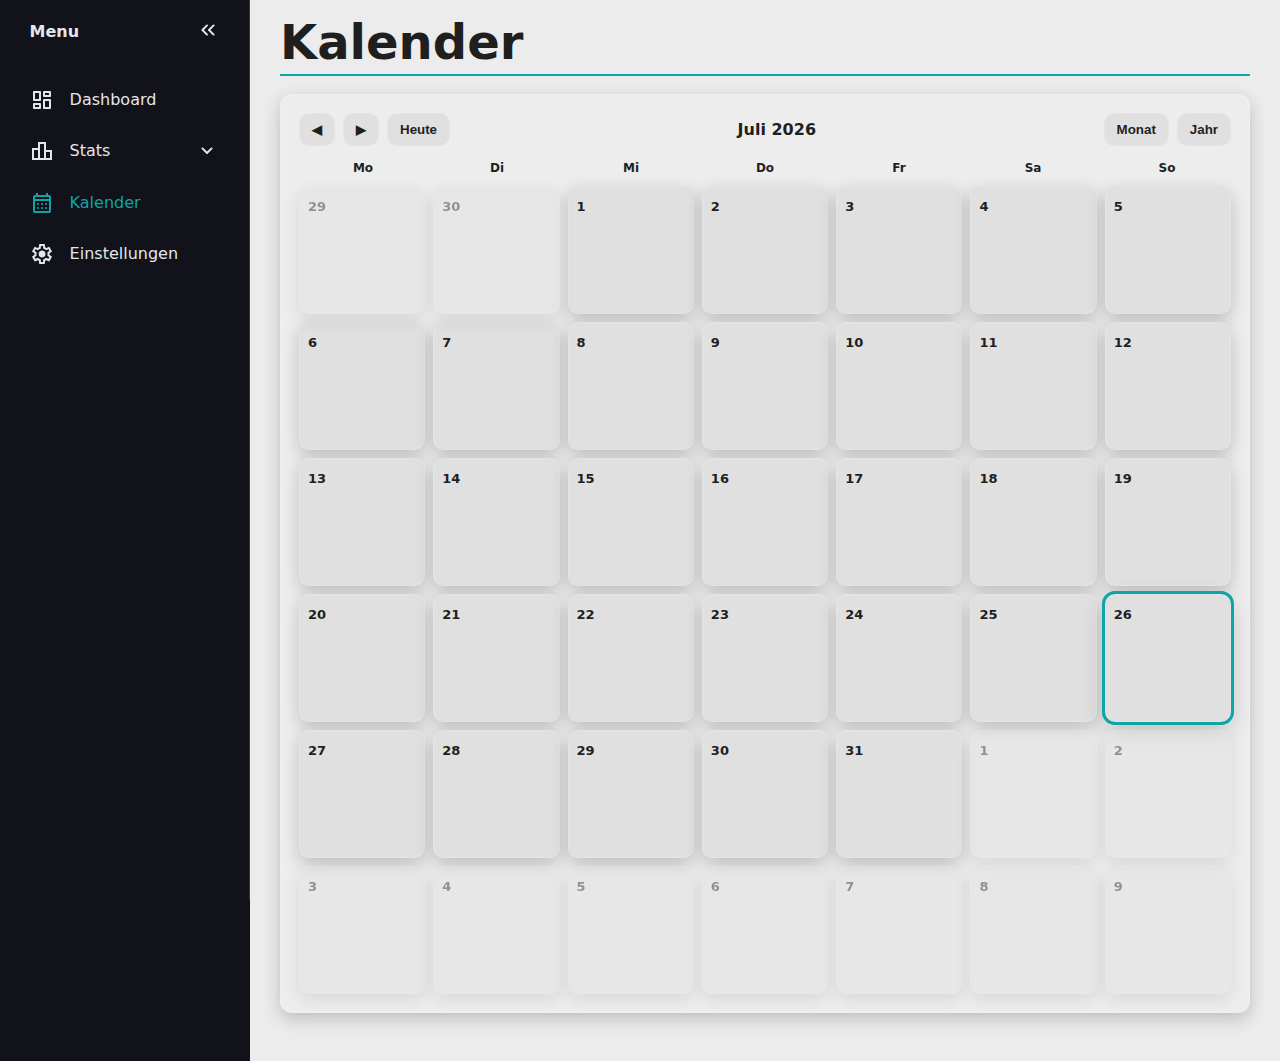
<file: calendar.html>
<!DOCTYPE html>
<html lang="en">

<head>
  <meta charset="utf-8" />
  <meta name="viewport" content="width=device-width,initial-scale=1" />
  <title>Kalender</title>
  <link rel="stylesheet" href="style.css">
  <script src="theme.js" defer></script>
</head>
<style>
  @import url('https://fonts.googleapis.com/css2?family=Poppins:ital,wght@0,100;0,200;0,300;0,400;0,500;0,600;0,700;0,800;0,900;1,100;1,200;1,300;1,400;1,500;1,600;1,700;1,800;1,900&display=swap');

  html {
    font-family: Poppins, 'Segoe UI', Tahoma, Geneva, Verdana, sans-serif;
    line-height: 1.5rem;
  }

  body {
    min-height: 100vh;
    min-height: 100dvh;
    background-color: var(--sidebar-bg);
    color: var(--sb-fontcolor);
    display: grid;
    grid-template-columns: auto 1fr;
  }

  #sidebar {
    box-sizing: border-box;
    height: 100vh;
    width: 250px;
    padding: 5px 1em;
    background-color: var(--sidebar-bg);
    border-right: 1px solid var(--border);

    position: sticky;
    top: 0;
    align-self: start;
    transition: 300ms ease-in-out;
    overflow: hidden;
    text-wrap: nowrap;
  }

  #sidebar.close {
    padding: 5px;
    width: 60px;
  }

  #sidebar ul {
    list-style: none;
  }

  #sidebar>ul>li:first-child {
    display: flex;
    justify-content: flex-end;
    margin-bottom: 16px;

    .logo {
      font-weight: 600;
    }
  }

  #sidebar ul li.active a {
    /* active sidebar link */
    color: var(--accent) !important;
  }

  #sidebar ul li.active a span {
    color: var(--accent) !important;
  }

  #sidebar ul li.active a svg {
    fill: var(--accent) !important;
  }

  #sidebar a,
  #sidebar .dropdown-btn,
  #sidebar .logo {
    border-radius: .5em;
    padding: .85em;
    text-decoration: none;
    color: var(--sb-fontcolor);
    display: flex;
    align-items: center;
    gap: 1em;
  }

  .dropdown-btn {
    width: 100%;
    text-align: left;
    background: none;
    border: none;
    font: inherit;
    cursor: pointer;
  }

  #sidebar svg {
    flex-shrink: 0;
    fill: var(--sb-fontcolor);
  }

  #sidebar a span,
  #sidebar .dropdown-btn span {
    flex-grow: 1;
  }

  #sidebar a,
  #sidebar span {
    color: var(--sb-fontcolor) !important;
  }

  #sidebar a:hover,
  #sidebar .dropdown-btn:hover {
    background-color: var(--glass);
  }

  #sidebar .sub-menu {
    display: grid;
    grid-template-rows: 0fr;
    transition: 300ms ease-in-out;

    >div {
      overflow: hidden;
    }
  }

  #sidebar .sub-menu.show {
    grid-template-rows: 1fr;
  }

  .dropdown-btn svg {
    transition: 200ms ease;
  }

  .rotate svg:last-child {
    rotate: 180deg;
  }

  #sidebar .sub-menu a {
    padding-left: 2em;
  }

  #toggle-btn {
    margin-left: auto;
    padding: 1em;
    border: none;
    border-radius: .5em;
    background: none;
    cursor: pointer;

    svg {
      transition: rotate 150ms ease;
    }
  }

  #toggle-btn:hover {
    background-color: var(--glass);
  }

  main {
    padding: min(30px, 7%);
  }

  main p {
    color: var(--sb-fontcolor);
    margin-top: 5px;
    margin-bottom: 15px;
  }

  .container {
    border: 1px solid var(--border);
    border-radius: 1em;
    margin-bottom: 20px;
    padding: min(3em, 15%);

    h2,
    p {
      margin-top: 1em
    }
  }

  /* --- WARN-BOX styling --- */
  .warn-box {
    margin-top: 10px;
    padding: 10px 12px;
    border-radius: 8px;
    background: rgba(255, 165, 0, 0.12);
    border: 1px solid rgba(255, 165, 0, 0.28);
    color: #ffd98a;
    display: flex;
    align-items: center;
    justify-content: space-between;
    gap: 8px;
    font-size: 13px;
  }

  .warn-box .warn-text {
    flex: 1;
  }

  .warn-close {
    background: transparent;
    border: none;
    color: #ffd98a;
    font-weight: 700;
    cursor: pointer;
    padding: 4px 6px;
    border-radius: 6px;
    line-height: 1;
  }

  .warn-close:hover {
    background: rgba(255, 165, 0, 0.18);
  }

  @media(max-width: 800px) {
    body {
      grid-template-columns: 1fr;
    }

    main {
      padding: 2em 1em 60px 1em;
    }

    .container {
      border: none;
      padding: 0;
    }

    #sidebar {
      height: 60px;
      width: 100%;
      border-right: none;
      border-top: 1px solid var(--border);
      padding: 0;
      position: fixed;
      top: unset;
      bottom: 0;

      >ul {
        padding: 0;
        display: grid;
        grid-auto-columns: 60px;
        grid-auto-flow: column;
        align-items: center;
        overflow-x: scroll;
      }

      ul li {
        height: 100%;
      }

      ul a,
      ul .dropdown-btn {
        width: 60px;
        height: 60px;
        padding: 0;
        border-radius: 0;
        justify-content: center;
      }

      ul li span,
      ul li:first-child,
      .dropdown-btn svg:last-child {
        display: none;
      }

      ul li .sub-menu.show {
        position: fixed;
        bottom: 60px;
        left: 0;
        box-sizing: border-box;
        height: 60px;
        width: 100%;
        background-color: var(--glass);
        border-top: 1px solid var(--border);
        display: flex;
        justify-content: center;

        >div {
          overflow-x: auto;
        }

        li {
          display: inline-flex;
        }

        a {
          box-sizing: border-box;
          padding: 1em;
          width: auto;
          justify-content: center;
        }
      }
    }
  }
</style>

<body>
  <nav id="sidebar">
    <ul>
      <li>
        <span class="logo">Menu</span>
        <button onclick="toggleSidebar()" id="toggle-btn">
          <svg xmlns="http://www.w3.org/2000/svg" height="24px" viewBox="0 -960 960 960" width="24px" fill="#e8eaed">
            <path
              d="m313-480 155 156q11 11 11.5 27.5T468-268q-11 11-28 11t-28-11L228-452q-6-6-8.5-13t-2.5-15q0-8 2.5-15t8.5-13l184-184q11-11 27.5-11.5T468-692q11 11 11 28t-11 28L313-480Zm264 0 155 156q11 11 11.5 27.5T732-268q-11 11-28 11t-28-11L492-452q-6-6-8.5-13t-2.5-15q0-8 2.5-15t8.5-13l184-184q11-11 27.5-11.5T732-692q11 11 11 28t-11 28L577-480Z">
            </path>
          </svg>
        </button>
      </li>
      <li>
        <a href="index.html">
          <svg xmlns="http://www.w3.org/2000/svg" height="24px" viewBox="0 -960 960 960" width="24px" fill="#e8eaed">
            <path
              d="M520-640v-160q0-17 11.5-28.5T560-840h240q17 0 28.5 11.5T840-800v160q0 17-11.5 28.5T800-600H560q-17 0-28.5-11.5T520-640ZM120-480v-320q0-17 11.5-28.5T160-840h240q17 0 28.5 11.5T440-800v320q0 17-11.5 28.5T400-440H160q-17 0-28.5-11.5T120-480Zm400 320v-320q0-17 11.5-28.5T560-520h240q17 0 28.5 11.5T840-480v320q0 17-11.5 28.5T800-120H560q-17 0-28.5-11.5T520-160Zm-400 0v-160q0-17 11.5-28.5T160-360h240q17 0 28.5 11.5T440-320v160q0 17-11.5 28.5T400-120H160q-17 0-28.5-11.5T120-160Zm80-360h160v-240H200v240Zm400 320h160v-240H600v240Zm0-480h160v-80H600v80ZM200-200h160v-80H200v80Zm160-320Zm240-160Zm0 240ZM360-280Z">
            </path>
          </svg>
          <span>Dashboard</span>
        </a>
      </li>
      <li>
        <button onclick="toggleSubMenu(this)" class="dropdown-btn">
          <svg xmlns="http://www.w3.org/2000/svg" height="24px" viewBox="0 -960 960 960" width="24px" fill="#000000">
            <path
              d="M160-200h160v-320H160v320Zm240 0h160v-560H400v560Zm240 0h160v-240H640v240ZM80-120v-480h240v-240h320v320h240v400H80Z" />
          </svg>
          <span>Stats</span>
          <svg xmlns="http://www.w3.org/2000/svg" height="24px" viewBox="0 -960 960 960" width="24px" fill="#e8eaed">
            <path
              d="M480-361q-8 0-15-2.5t-13-8.5L268-556q-11-11-11-28t11-28q11-11 28-11t28 11l156 156 156-156q11-11 28-11t28 11q11 11 11 28t-11 28L508-372q-6 6-13 8.5t-15 2.5Z">
            </path>
          </svg>
        </button>
        <ul class="sub-menu">
          <div>
            <li><a href="stats.html" data-view-link="dashboard">Dashboard</a></li>
            <li><a href="stats.html" data-view-link="exams">Prüfungen</a></li>
            <li><a href="stats.html" data-view-link="data">Daten</a></li>
          </div>
        </ul>
      </li>
      <li class="active">
        <a href="calendar.html">
          <svg xmlns="http://www.w3.org/2000/svg" height="24px" viewBox="0 -960 960 960" width="24px" fill="#000000">
            <path
              d="M200-80q-33 0-56.5-23.5T120-160v-560q0-33 23.5-56.5T200-800h40v-80h80v80h320v-80h80v80h40q33 0 56.5 23.5T840-720v560q0 33-23.5 56.5T760-80H200Zm0-80h560v-400H200v400Zm0-480h560v-80H200v80Zm0 0v-80 80Zm280 240q-17 0-28.5-11.5T440-440q0-17 11.5-28.5T480-480q17 0 28.5 11.5T520-440q0 17-11.5 28.5T480-400Zm-160 0q-17 0-28.5-11.5T280-440q0-17 11.5-28.5T320-480q17 0 28.5 11.5T360-440q0 17-11.5 28.5T320-400Zm320 0q-17 0-28.5-11.5T600-440q0-17 11.5-28.5T640-480q17 0 28.5 11.5T680-440q0 17-11.5 28.5T640-400ZM480-240q-17 0-28.5-11.5T440-280q0-17 11.5-28.5T480-320q17 0 28.5 11.5T520-280q0 17-11.5 28.5T480-240Zm-160 0q-17 0-28.5-11.5T280-280q0-17 11.5-28.5T320-320q17 0 28.5 11.5T360-280q0 17-11.5 28.5T320-240Zm320 0q-17 0-28.5-11.5T600-280q0-17 11.5-28.5T640-320q17 0 28.5 11.5T680-280q0 17-11.5 28.5T640-240Z" />
          </svg>
          <span>Kalender</span>
        </a>
      </li>
      <li>
        <a href="settings.html">
          <svg xmlns="http://www.w3.org/2000/svg" height="24px" viewBox="0 -960 960 960" width="24px" fill="#000000">
            <path
              d="m370-80-16-128q-13-5-24.5-12T307-235l-119 50L78-375l103-78q-1-7-1-13.5v-27q0-6.5 1-13.5L78-585l110-190 119 50q11-8 23-15t24-12l16-128h220l16 128q13 5 24.5 12t22.5 15l119-50 110 190-103 78q1 7 1 13.5v27q0 6.5-2 13.5l103 78-110 190-118-50q-11 8-23 15t-24 12L590-80H370Zm70-80h79l14-106q31-8 57.5-23.5T639-327l99 41 39-68-86-65q5-14 7-29.5t2-31.5q0-16-2-31.5t-7-29.5l86-65-39-68-99 42q-22-23-48.5-38.5T533-694l-13-106h-79l-14 106q-31 8-57.5 23.5T321-633l-99-41-39 68 86 64q-5 15-7 30t-2 32q0 16 2 31t7 30l-86 65 39 68 99-42q22 23 48.5 38.5T427-266l13 106Zm42-180q58 0 99-41t41-99q0-58-41-99t-99-41q-59 0-99.5 41T342-480q0 58 40.5 99t99.5 41Zm-2-140Z" />
          </svg>
          <span>Einstellungen</span>
        </a>
      </li>
    </ul>
  </nav>
  <main class="content">
    <header>
      <div class="title">Kalender</div>
    </header>
    <div style="max-width:1200px;margin:18px auto;">
      <div class="stats-inner">
        <div class="cal-header">
          <div class="cal-controls">
            <button id="prevMonth" class="btn">◀</button>
            <button id="nextMonth" class="btn">▶</button>
            <button id="todayBtn" class="btn">Heute</button>
          </div>
          <div id="currentMonth" style="font-weight:900;font-size:16px"></div>
          <div class="cal-controls">
            <button data-view="month" class="btn active">Monat</button>
            <button data-view="year" class="btn">Jahr</button>
          </div>
        </div>

        <div class="calendar-wrap">
          <div class="cal-left">
            <div class="cal-weekdays">
              <div>Mo</div>
              <div>Di</div>
              <div>Mi</div>
              <div>Do</div>
              <div>Fr</div>
              <div>Sa</div>
              <div>So</div>
            </div>

            <div id="calGrid" class="cal-grid" aria-live="polite" role="grid"></div>

            <div id="yearView">
              <div class="year-grid" id="yearGrid"></div>
            </div>
          </div>

          <!--          <aside class="cal-right">
            <div class="card" style="margin-top:12px">
              <div class="muted">Termine diese Woche</div>
              <div id="weekList" style="margin-top:8px; max-height:320px; overflow:auto"></div>
            </div>
          </aside>-->
        </div>
      </div>
    </div>
  </main>

  <div id="examModal" class="modal" style="display:none" role="dialog" aria-modal="true">
    <button class="close" id="closeModal">✖</button>
    <h3 id="modalTitle">Prüfung</h3>
    <div class="meta" id="modalMeta">Fach • Datum</div>
    <div id="modalDesc" style="margin-bottom:8px"></div>
    <div style="display:flex;gap:8px;align-items:center;flex-wrap:wrap">
      <div>Note: <strong id="modalGrade">-</strong></div>
      <div>Max: <strong id="modalMax">-</strong></div>
      <div>Erreicht: <strong id="modalAch">-</strong></div>
    </div>
  </div>

</body>
<script>
  const toggleButton = document.getElementById('toggle-btn')
  const sidebar = document.getElementById('sidebar')

  function toggleSidebar() {
    sidebar.classList.toggle('close')
    toggleButton.classList.toggle('rotate')

    closeAllSubMenus()
  }

  function toggleSubMenu(button) {

    if (!button.nextElementSibling.classList.contains('show')) {
      closeAllSubMenus()
    }

    button.nextElementSibling.classList.toggle('show')
    button.classList.toggle('rotate')

    if (sidebar.classList.contains('close')) {
      sidebar.classList.toggle('close')
      toggleButton.classList.toggle('rotate')
    }
  }

  function closeAllSubMenus() {
    Array.from(sidebar.getElementsByClassName('show')).forEach(ul => {
      ul.classList.remove('show')
      ul.previousElementSibling.classList.remove('rotate')
    })
  }

  /* Main function */

  (function () {
    const KEY = 'subjects_v3';
    const calGrid = document.getElementById('calGrid');
    const yearGrid = document.getElementById('yearGrid');
    const yearView = document.getElementById('yearView');
    const currentMonthEl = document.getElementById('currentMonth');
    const prevBtn = document.getElementById('prevMonth');
    const nextBtn = document.getElementById('nextMonth');
    const todayBtn = document.getElementById('todayBtn');
    const weekList = document.getElementById('weekList');
    const viewBtns = document.querySelectorAll('.btn[data-view]');

    let dt = new Date(); // displayed month/year
    let currentView = 'month'; // 'month' | 'year'

    /* ------------------ Storage helpers ------------------ */
    function load() { try { const raw = localStorage.getItem(KEY); return raw ? JSON.parse(raw) : []; } catch (e) { console.error(e); return []; } }
    function save(subjects) { try { localStorage.setItem(KEY, JSON.stringify(subjects)); } catch (e) { console.error('save failed', e); } }

    /* ------------------ Date helpers ------------------ */
    function startOfMonth(d) { return new Date(d.getFullYear(), d.getMonth(), 1); }
    function endOfMonth(d) { return new Date(d.getFullYear(), d.getMonth() + 1, 0); }
    function formatYMD(d) { const y = d.getFullYear(); const m = String(d.getMonth() + 1).padStart(2, '0'); const day = String(d.getDate()).padStart(2, '0'); return `${y}-${m}-${day}`; }

    /* ------------------ UI helpers ------------------ */
    // calculate grid height so it doesn't jump when items change
    function adjustGridHeight() {
      const container = document.querySelector('.stats-inner');
      const header = document.querySelector('.cal-header');
      const weekdays = document.querySelector('.cal-weekdays');

      const topOffset = container ? container.getBoundingClientRect().top : 80;
      const headerH = header ? header.offsetHeight : 60;
      const weekdaysH = weekdays ? weekdays.offsetHeight : 28;
      const available = Math.max(420, Math.floor(window.innerHeight - topOffset - headerH - weekdaysH - 120));
      if (calGrid) calGrid.style.height = available + 'px';
    }

    function buildExamsByDate(subjects) {
      const map = {};
      subjects.forEach(s => {
        (s.exams || []).forEach(ex => {
          if (ex.date) {
            const key = ex.date;
            if (!map[key]) map[key] = [];
            map[key].push(Object.assign({}, ex, { subjectId: s.id, subjectName: s.name }));
          }
        });
      });
      return map;
    }

    function setActiveViewButtons(view) {
      document.querySelectorAll('.btn[data-view]').forEach(b => b.classList.remove('active'));
      document.querySelectorAll('.btn[data-view]').forEach(btn => { if (btn.dataset.view === view) btn.classList.add('active'); });
    }

    /* ------------------ Render (Month) ------------------ */
    function render() {
      const subjects = load();
      if (currentView === 'year') {
        // hide the weekday header when showing year view (it only applies to month view)
        const weekdaysEl = document.querySelector('.cal-weekdays');
        if (weekdaysEl) weekdaysEl.style.display = 'none';
        renderYear(subjects);
        return;
      }

      // month view
      if (yearView) yearView.style.display = 'none';
      if (calGrid) calGrid.style.display = 'grid';
      // ensure weekday header is visible in month view
      const weekdaysEl = document.querySelector('.cal-weekdays');
      if (weekdaysEl) weekdaysEl.style.display = 'grid';
      const monthStart = startOfMonth(dt); const startDay = new Date(monthStart);
      const shift = (startDay.getDay() + 6) % 7; startDay.setDate(startDay.getDate() - shift);

      if (currentMonthEl) currentMonthEl.textContent = monthStart.toLocaleString('de-CH', { month: 'long', year: 'numeric' });
      if (calGrid) calGrid.innerHTML = '';

      const cells = []; for (let i = 0; i < 42; i++) { const day = new Date(startDay); day.setDate(startDay.getDate() + i); cells.push(day); }
      const examsByDate = buildExamsByDate(subjects);

      const todayKey = formatYMD(new Date());

      cells.forEach(day => {
        const key = formatYMD(day);
        const el = document.createElement('div'); el.className = 'day'; el.setAttribute('data-date', key);
        if (day.getMonth() !== dt.getMonth()) el.classList.add('other-month');
        if (key === todayKey) el.classList.add('today');

        const num = document.createElement('div'); num.className = 'date-num'; num.textContent = day.getDate(); el.appendChild(num);

        const list = document.createElement('div'); list.className = 'exam-list';

        const exams = examsByDate[key] || [];
        exams.forEach(ex => {
          const pill = document.createElement('div'); pill.className = 'exam-pill'; pill.draggable = true;
          pill.dataset.examId = ex.id || '';
          pill.dataset.subjectId = ex.subjectId || '';
          if (ex.grade && parseFloat(ex.grade) < 4.0) pill.classList.add('low');

          const left = document.createElement('div'); left.className = 'left';
          const dot = document.createElement('span'); dot.className = 'subject-dot'; dot.textContent = ex.subjectName ? ex.subjectName.slice(0, 1) : '📘';
          const name = document.createElement('span'); name.className = 'name'; name.textContent = `${ex.subjectName}: ${ex.name}`;
          left.appendChild(dot); left.appendChild(name);

          const badge = document.createElement('span');

          pill.appendChild(left); pill.appendChild(badge);

          pill.addEventListener('click', () => openModal(ex));
          pill.addEventListener('dragstart', (ev) => { try { ev.dataTransfer.setData('text/plain', JSON.stringify({ subjectId: ex.subjectId, examId: ex.id })); } catch (e) { } pill.classList.add('dragging'); });
          pill.addEventListener('dragend', () => { pill.classList.remove('dragging'); render(); });

          list.appendChild(pill);
        });

        if (exams.length > 6) {
          const more = document.createElement('div'); more.className = 'small'; more.textContent = `+${exams.length - 6} weitere`; list.appendChild(more);
        }

        el.appendChild(list);

        // drop handling
        el.addEventListener('dragover', ev => { ev.preventDefault(); el.classList.add('drop-target'); });
        el.addEventListener('dragleave', ev => { el.classList.remove('drop-target'); });
        el.addEventListener('drop', ev => {
          ev.preventDefault(); el.classList.remove('drop-target');
          try {
            const payload = JSON.parse(ev.dataTransfer.getData('text/plain'));
            if (payload && payload.subjectId && payload.examId) { moveExamToDate(payload.subjectId, payload.examId, key); }
          } catch (e) { console.error(e); }
        });

        // if calGrid not found, skip append
        if (calGrid) calGrid.appendChild(el);
      });

      adjustGridHeight();
      renderWeekList(subjects);
    }

    /* ------------------ Week list ------------------ */
    function renderWeekList(subjects) {
      if (!weekList) return;
      weekList.innerHTML = ''; const now = new Date(); const start = new Date(now); start.setDate(now.getDate() - ((now.getDay() + 6) % 7));
      for (let i = 0; i < 7; i++) {
        const d = new Date(start); d.setDate(start.getDate() + i); const key = formatYMD(d); const dayBlock = document.createElement('div'); dayBlock.style.marginBottom = '8px';
        const dd = document.createElement('div'); dd.style.fontWeight = '800'; dd.textContent = d.toLocaleDateString('de-CH', { weekday: 'short', day: '2-digit', month: '2-digit' }); dayBlock.appendChild(dd);

        const items = [];
        subjects.forEach(s => { (s.exams || []).forEach(ex => { if (ex.date === key) { items.push(Object.assign({}, ex, { subjectName: s.name, subjectId: s.id })); } }); });

        if (items.length === 0) { const none = document.createElement('div'); none.className = 'small'; none.textContent = 'Keine Prüfungen'; dayBlock.appendChild(none); }
        else {
          items.forEach(it => {
            const d1 = document.createElement('div');
            d1.innerHTML = `<span style="font-weight:700">${escapeHtml(it.name)}</span> <span class="small">• ${escapeHtml(it.subjectName)} • ${it.grade ? '<span class="note-pill ' + (parseFloat(it.grade) < 4 ? 'low' : '') + '">' + it.grade + '</span>' : '<em>(ohne Note)</em>'}</span>`;
            d1.style.marginTop = '6px'; d1.style.cursor = 'pointer'; d1.addEventListener('click', () => openModal(it)); dayBlock.appendChild(d1);
          });
        }
        weekList.appendChild(dayBlock);
      }
    }

    /* ------------------ Move exam (drag & drop) ------------------ */
    function moveExamToDate(subjectId, examId, newDate) {
      const subjects = load();
      const s = subjects.find(x => x.id === subjectId); if (!s) return;
      const e = s.exams.find(x => x.id === examId); if (!e) return;
      e.date = newDate;
      save(subjects);
      render();
    }

    /* ------------------ Modal ------------------ */
    const modal = document.getElementById('examModal');
    const modalTitle = document.getElementById('modalTitle');
    const modalMeta = document.getElementById('modalMeta');
    const modalDesc = document.getElementById('modalDesc');
    const modalGrade = document.getElementById('modalGrade');
    const modalMax = document.getElementById('modalMax');
    const modalAch = document.getElementById('modalAch');
    const closeModalBtn = document.getElementById('closeModal');
    if (closeModalBtn) closeModalBtn.addEventListener('click', () => { if (modal) modal.style.display = 'none'; });

    function openModal(ex) {
      if (!modal) return;
      modalTitle.textContent = ex.name || 'Prüfung';
      modalMeta.textContent = (ex.subjectName || '') + ' • ' + (ex.date || '-');
      modalDesc.textContent = ex.desc || '';
      modalGrade.textContent = ex.grade || '-';
      modalMax.textContent = ex.maxPoints || '-';
      modalAch.textContent = ex.achievedPoints || '-';
      modal.style.display = 'block';
    }

    function escapeHtml(s) { return ('' + s).replace(/[&<>\"']/g, (m) => ({ '&': '&amp;', '<': '&lt;', '>': '&gt;', '"': '&quot;', "'": '&#39;' }[m])); }

    /* ------------------ YEAR view: school year (Aug - Jul) ------------------ */
    function renderYear(subjects) {
      if (calGrid) calGrid.style.display = 'none';
      if (yearView) yearView.style.display = 'block';
      if (yearGrid) yearGrid.innerHTML = '';

      // determine school year start (August)
      const isAfterAug = dt.getMonth() >= 7; // Aug index 7
      const startYear = isAfterAug ? dt.getFullYear() : dt.getFullYear() - 1;
      if (currentMonthEl) currentMonthEl.textContent = `${startYear}/${String(startYear + 1).slice(-2)}`;

      const examsByDate = buildExamsByDate(subjects);

      // months from Aug (startYear) ... Jul (startYear+1)
      const months = [];
      for (let i = 0; i < 12; i++) {
        const mm = (7 + i) % 12; // 7 -> Aug
        const y = mm >= 8 ? startYear : (mm >= 0 && mm <= 6 ? startYear + 1 : startYear);
        months.push({ y, m: mm });
      }

      months.forEach(({ y, m }) => {
        const tile = document.createElement('div'); tile.className = 'month-tile';
        const monthName = new Date(y, m, 1).toLocaleString('de-CH', { month: 'long' });
        const header = document.createElement('div'); header.className = 'month-header'; header.textContent = `${monthName} ${y}`;

        const mini = document.createElement('div'); mini.className = 'month-mini';
        const weekdays = document.createElement('div'); weekdays.className = 'mini-weekdays'; weekdays.innerHTML = '<div>MO</div><div>DI</div><div>MI</div><div>DO</div><div>FR</div><div>SA</div><div>SO</div>';
        const grid = document.createElement('div'); grid.className = 'mini-grid';

        // prepare first day alignment (Monday)
        const first = new Date(y, m, 1);
        const shift = (first.getDay() + 6) % 7; // 0..6 where 0=Mon
        // leading blank placeholders so the first day aligns to the correct weekday
        for (let b = 0; b < shift; b++) { const bd = document.createElement('div'); bd.className = 'mini-day'; bd.style.visibility = 'hidden'; grid.appendChild(bd); }

        const daysInMonth = new Date(y, m + 1, 0).getDate();
        for (let d = 1; d <= daysInMonth; d++) {
          const key = `${y}-${String(m + 1).padStart(2, '0')}-${String(d).padStart(2, '0')}`;
          const day = document.createElement('div'); day.className = 'mini-day';
          if (examsByDate[key] && examsByDate[key].length > 0) day.classList.add('has-exam');
          day.title = `${key}: ${examsByDate[key] ? examsByDate[key].length : 0} Prüfung(en)`;
          grid.appendChild(day);
        }

        // trailing placeholders so the grid always has full weeks (7 columns)
        const totalCells = shift + daysInMonth;
        const remainder = totalCells % 7;
        if (remainder !== 0) {
          const trailing = 7 - remainder;
          for (let t = 0; t < trailing; t++) { const td = document.createElement('div'); td.className = 'mini-day'; td.style.visibility = 'hidden'; grid.appendChild(td); }
        }

        mini.appendChild(weekdays);
        mini.appendChild(grid);
        tile.appendChild(header);
        tile.appendChild(mini);
        if (yearGrid) yearGrid.appendChild(tile);
      });
    }

    /* ------------------ View toggles ------------------ */
    document.querySelectorAll('.btn[data-view]').forEach(b => b.addEventListener('click', () => {
      const v = b.dataset.view;
      currentView = v;
      setActiveViewButtons(currentView);
      render();
    }));

    if (prevBtn) prevBtn.addEventListener('click', () => {
      if (currentView === 'year') {
        // move school year back one year (keep to August)
        dt = new Date(dt.getFullYear() - 1, 7, 1);
      } else {
        dt = new Date(dt.getFullYear(), dt.getMonth() - 1, 1);
      }
      render();
    });
    if (nextBtn) nextBtn.addEventListener('click', () => {
      if (currentView === 'year') {
        dt = new Date(dt.getFullYear() + 1, 7, 1);
      } else {
        dt = new Date(dt.getFullYear(), dt.getMonth() + 1, 1);
      }
      render();
    });
    if (todayBtn) todayBtn.addEventListener('click', () => { dt = new Date(); render(); });

    // Click outside closes submenu (accessibility / convenience)
    const statsToggle = document.querySelector('.dropdown-btn');
    const statsSubmenu = statsToggle ? statsToggle.nextElementSibling : null;

    document.addEventListener('click', (e) => {
      if (!statsSubmenu || !statsToggle) return;
      const target = e.target;
      // If the click is inside the toggle or submenu, do nothing
      if (statsSubmenu.contains(target) || statsToggle.contains(target)) return;
      if (statsSubmenu.classList.contains('show')) {
        // reuse existing function that closes submenus
        closeAllSubMenus();
        statsToggle.setAttribute('aria-expanded', 'false');
      }
    });

    /* ------------------ Resize / storage / initial render ------------------ */
    window.addEventListener('resize', () => adjustGridHeight());

    // initial
    render();

    // auto update when localStorage changes
    window.addEventListener('storage', (e) => { if (e.key === KEY) render(); });

  })();
</script>

</html>
</file>
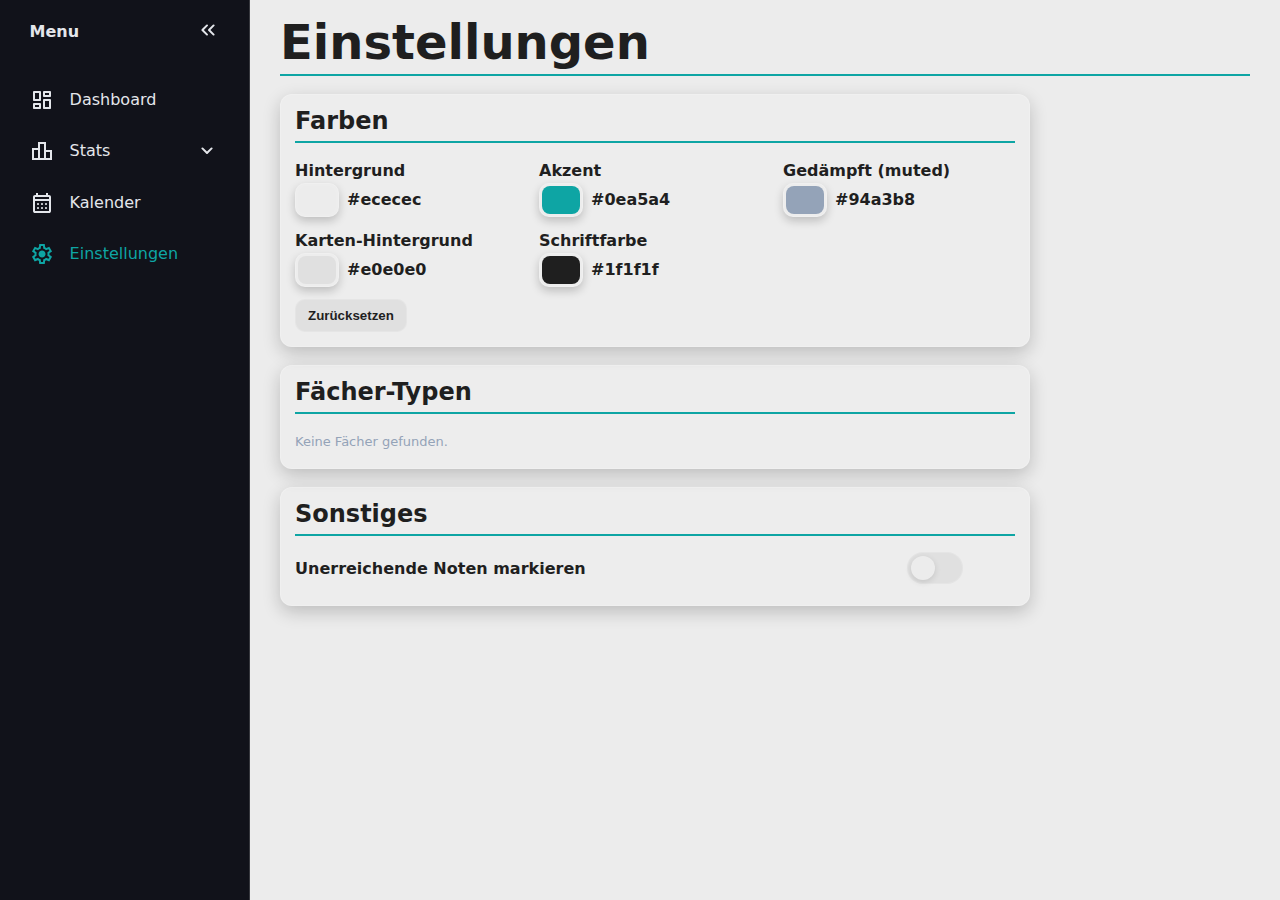
<file: settings.html>
<!DOCTYPE html>
<html lang="en">

<head>
    <meta charset="utf-8" />
    <meta name="viewport" content="width=device-width,initial-scale=1" />
    <title>Einstellungen</title>
    <link rel="stylesheet" href="style.css">
    <script src="theme.js" defer></script>
</head>
<style>
    @import url('https://fonts.googleapis.com/css2?family=Poppins:ital,wght@0,100;0,200;0,300;0,400;0,500;0,600;0,700;0,800;0,900;1,100;1,200;1,300;1,400;1,500;1,600;1,700;1,800;1,900&display=swap');

    html {
        font-family: Poppins, 'Segoe UI', Tahoma, Geneva, Verdana, sans-serif;
        line-height: 1.5rem;
    }

    body {
        min-height: 100vh;
        min-height: 100dvh;
        background-color: var(--sidebar-bg);
        color: var(--sb-fontcolor);
        display: grid;
        grid-template-columns: auto 1fr;
    }

    #sidebar {
        box-sizing: border-box;
        height: 100vh;
        width: 250px;
        padding: 5px 1em;
        background-color: var(--sidebar-bg);
        border-right: 1px solid var(--border);

        position: sticky;
        top: 0;
        align-self: start;
        transition: 300ms ease-in-out;
        overflow: hidden;
        text-wrap: nowrap;
    }

    #sidebar.close {
        padding: 5px;
        width: 60px;
    }

    #sidebar ul {
        list-style: none;
    }

    #sidebar>ul>li:first-child {
        display: flex;
        justify-content: flex-end;
        margin-bottom: 16px;

        .logo {
            font-weight: 600;
        }
    }

    #sidebar ul li.active a {
        /* active sidebar link */
        color: var(--accent) !important;
    }

    #sidebar ul li.active a span {
        color: var(--accent) !important;
    }

    #sidebar ul li.active a svg {
        fill: var(--accent) !important;
    }

    #sidebar a,
    #sidebar .dropdown-btn,
    #sidebar .logo {
        border-radius: .5em;
        padding: .85em;
        text-decoration: none;
        color: var(--sb-fontcolor);
        display: flex;
        align-items: center;
        gap: 1em;
    }

    .dropdown-btn {
        width: 100%;
        text-align: left;
        background: none;
        border: none;
        font: inherit;
        cursor: pointer;
    }

    #sidebar svg {
        flex-shrink: 0;
        fill: var(--sb-fontcolor);
    }

    #sidebar a span,
    #sidebar .dropdown-btn span {
        flex-grow: 1;
    }

    #sidebar a,
    #sidebar span {
        color: var(--sb-fontcolor) !important;
    }

    #sidebar a:hover,
    #sidebar .dropdown-btn:hover {
        background-color: var(--glass);
    }

    #sidebar .sub-menu {
        display: grid;
        grid-template-rows: 0fr;
        transition: 300ms ease-in-out;

        >div {
            overflow: hidden;
        }
    }

    #sidebar .sub-menu.show {
        grid-template-rows: 1fr;
    }

    .dropdown-btn svg {
        transition: 200ms ease;
    }

    .rotate svg:last-child {
        rotate: 180deg;
    }

    #sidebar .sub-menu a {
        padding-left: 2em;
    }

    #toggle-btn {
        margin-left: auto;
        padding: 1em;
        border: none;
        border-radius: .5em;
        background: none;
        cursor: pointer;

        svg {
            transition: rotate 150ms ease;
        }
    }

    #toggle-btn:hover {
        background-color: var(--glass);
    }

    main {
        padding: min(30px, 7%);
    }

    main p {
        color: var(--sb-fontcolor);
        margin-top: 5px;
        margin-bottom: 15px;
    }

    .container {
        border: 1px solid var(--border);
        border-radius: 1em;
        margin-bottom: 20px;
        padding: min(3em, 15%);

        h2,
        p {
            margin-top: 1em
        }
    }

    /* --- WARN-BOX styling --- */
    .warn-box {
        margin-top: 10px;
        padding: 10px 12px;
        border-radius: 8px;
        background: rgba(255, 165, 0, 0.12);
        border: 1px solid rgba(255, 165, 0, 0.28);
        color: #ffd98a;
        display: flex;
        align-items: center;
        justify-content: space-between;
        gap: 8px;
        font-size: 13px;
    }

    .warn-box .warn-text {
        flex: 1;
    }

    .warn-close {
        background: transparent;
        border: none;
        color: #ffd98a;
        font-weight: 700;
        cursor: pointer;
        padding: 4px 6px;
        border-radius: 6px;
        line-height: 1;
    }

    .warn-close:hover {
        background: rgba(255, 165, 0, 0.18);
    }

    @media(max-width: 800px) {
        body {
            grid-template-columns: 1fr;
        }

        main {
            padding: 2em 1em 60px 1em;
        }

        .container {
            border: none;
            padding: 0;
        }

        #sidebar {
            height: 60px;
            width: 100%;
            border-right: none;
            border-top: 1px solid var(--border);
            padding: 0;
            position: fixed;
            top: unset;
            bottom: 0;

            >ul {
                padding: 0;
                display: grid;
                grid-auto-columns: 60px;
                grid-auto-flow: column;
                align-items: center;
                overflow-x: scroll;
            }

            ul li {
                height: 100%;
            }

            ul a,
            ul .dropdown-btn {
                width: 60px;
                height: 60px;
                padding: 0;
                border-radius: 0;
                justify-content: center;
            }

            ul li span,
            ul li:first-child,
            .dropdown-btn svg:last-child {
                display: none;
            }

            ul li .sub-menu.show {
                position: fixed;
                bottom: 60px;
                left: 0;
                box-sizing: border-box;
                height: 60px;
                width: 100%;
                background-color: var(--glass);
                border-top: 1px solid var(--border);
                display: flex;
                justify-content: center;

                >div {
                    overflow-x: auto;
                }

                li {
                    display: inline-flex;
                }

                a {
                    box-sizing: border-box;
                    padding: 1em;
                    width: auto;
                    justify-content: center;
                }
            }
        }
    }
</style>
<style>
    
</style>


<body>
    <nav id="sidebar">
        <ul>
            <li>
                <span class="logo">Menu</span>
                <button onclick="toggleSidebar()" id="toggle-btn">
                    <svg xmlns="http://www.w3.org/2000/svg" height="24px" viewBox="0 -960 960 960" width="24px"
                        fill="#e8eaed">
                        <path
                            d="m313-480 155 156q11 11 11.5 27.5T468-268q-11 11-28 11t-28-11L228-452q-6-6-8.5-13t-2.5-15q0-8 2.5-15t8.5-13l184-184q11-11 27.5-11.5T468-692q11 11 11 28t-11 28L313-480Zm264 0 155 156q11 11 11.5 27.5T732-268q-11 11-28 11t-28-11L492-452q-6-6-8.5-13t-2.5-15q0-8 2.5-15t8.5-13l184-184q11-11 27.5-11.5T732-692q11 11 11 28t-11 28L577-480Z">
                        </path>
                    </svg>
                </button>
            </li>
            <li>
                <a href="index.html">
                    <svg xmlns="http://www.w3.org/2000/svg" height="24px" viewBox="0 -960 960 960" width="24px"
                        fill="#e8eaed">
                        <path
                            d="M520-640v-160q0-17 11.5-28.5T560-840h240q17 0 28.5 11.5T840-800v160q0 17-11.5 28.5T800-600H560q-17 0-28.5-11.5T520-640ZM120-480v-320q0-17 11.5-28.5T160-840h240q17 0 28.5 11.5T440-800v320q0 17-11.5 28.5T400-440H160q-17 0-28.5-11.5T120-480Zm400 320v-320q0-17 11.5-28.5T560-520h240q17 0 28.5 11.5T840-480v320q0 17-11.5 28.5T800-120H560q-17 0-28.5-11.5T520-160Zm-400 0v-160q0-17 11.5-28.5T160-360h240q17 0 28.5 11.5T440-320v160q0 17-11.5 28.5T400-120H160q-17 0-28.5-11.5T120-160Zm80-360h160v-240H200v240Zm400 320h160v-240H600v240Zm0-480h160v-80H600v80ZM200-200h160v-80H200v80Zm160-320Zm240-160Zm0 240ZM360-280Z">
                        </path>
                    </svg>
                    <span>Dashboard</span>
                </a>
            </li>
            <li>
                <button onclick="toggleSubMenu(this)" class="dropdown-btn">
                    <svg xmlns="http://www.w3.org/2000/svg" height="24px" viewBox="0 -960 960 960" width="24px"
                        fill="#000000">
                        <path
                            d="M160-200h160v-320H160v320Zm240 0h160v-560H400v560Zm240 0h160v-240H640v240ZM80-120v-480h240v-240h320v320h240v400H80Z" />
                    </svg>
                    <span>Stats</span>
                    <svg xmlns="http://www.w3.org/2000/svg" height="24px" viewBox="0 -960 960 960" width="24px"
                        fill="#e8eaed">
                        <path
                            d="M480-361q-8 0-15-2.5t-13-8.5L268-556q-11-11-11-28t11-28q11-11 28-11t28 11l156 156 156-156q11-11 28-11t28 11q11 11 11 28t-11 28L508-372q-6 6-13 8.5t-15 2.5Z">
                        </path>
                    </svg>
                </button>
                <ul class="sub-menu">
                    <div>
                        <li><a href="stats.html" data-view-link="dashboard">Dashboard</a></li>
                        <li><a href="stats.html" data-view-link="exams">Prüfungen</a></li>
                        <li><a href="stats.html" data-view-link="data">Daten</a></li>
                    </div>
                </ul>
            </li>
            <li>
                <a href="calendar.html">
                    <svg xmlns="http://www.w3.org/2000/svg" height="24px" viewBox="0 -960 960 960" width="24px"
                        fill="#000000">
                        <path
                            d="M200-80q-33 0-56.5-23.5T120-160v-560q0-33 23.5-56.5T200-800h40v-80h80v80h320v-80h80v80h40q33 0 56.5 23.5T840-720v560q0 33-23.5 56.5T760-80H200Zm0-80h560v-400H200v400Zm0-480h560v-80H200v80Zm0 0v-80 80Zm280 240q-17 0-28.5-11.5T440-440q0-17 11.5-28.5T480-480q17 0 28.5 11.5T520-440q0 17-11.5 28.5T480-400Zm-160 0q-17 0-28.5-11.5T280-440q0-17 11.5-28.5T320-480q17 0 28.5 11.5T360-440q0 17-11.5 28.5T320-400Zm320 0q-17 0-28.5-11.5T600-440q0-17 11.5-28.5T640-480q17 0 28.5 11.5T680-440q0 17-11.5 28.5T640-400ZM480-240q-17 0-28.5-11.5T440-280q0-17 11.5-28.5T480-320q17 0 28.5 11.5T520-280q0 17-11.5 28.5T480-240Zm-160 0q-17 0-28.5-11.5T280-280q0-17 11.5-28.5T320-320q17 0 28.5 11.5T360-280q0 17-11.5 28.5T320-240Zm320 0q-17 0-28.5-11.5T600-280q0-17 11.5-28.5T640-320q17 0 28.5 11.5T680-280q0 17-11.5 28.5T640-240Z" />
                    </svg>
                    <span>Kalender</span>
                </a>
            </li>
            <li class="active">
                <a href="settings.html">
                    <svg xmlns="http://www.w3.org/2000/svg" height="24px" viewBox="0 -960 960 960" width="24px"
                        fill="#000000">
                        <path
                            d="m370-80-16-128q-13-5-24.5-12T307-235l-119 50L78-375l103-78q-1-7-1-13.5v-27q0-6.5 1-13.5L78-585l110-190 119 50q11-8 23-15t24-12l16-128h220l16 128q13 5 24.5 12t22.5 15l119-50 110 190-103 78q1 7 1 13.5v27q0 6.5-2 13.5l103 78-110 190-118-50q-11 8-23 15t-24 12L590-80H370Zm70-80h79l14-106q31-8 57.5-23.5T639-327l99 41 39-68-86-65q5-14 7-29.5t2-31.5q0-16-2-31.5t-7-29.5l86-65-39-68-99 42q-22-23-48.5-38.5T533-694l-13-106h-79l-14 106q-31 8-57.5 23.5T321-633l-99-41-39 68 86 64q-5 15-7 30t-2 32q0 16 2 31t7 30l-86 65 39 68 99-42q22 23 48.5 38.5T427-266l13 106Zm42-180q58 0 99-41t41-99q0-58-41-99t-99-41q-59 0-99.5 41T342-480q0 58 40.5 99t99.5 41Zm-2-140Z" />
                    </svg>
                    <span>Einstellungen</span>
                </a>
            </li>
        </ul>
    </nav>
    <main class="content">
        <header>
            <div class="title">Einstellungen</div>
        </header>
        <div class="settings-container" style="max-width:720px">
            <h2>Farben</h2>
            <form id="theme-form" class="setting"
                style="display:grid;gap:12px;grid-template-columns:repeat(auto-fit,minmax(200px,1fr));align-items:center">
                <label style="font-weight:700">Hintergrund
                    <div style="display:flex;gap:8px;align-items:center">
                        <input type="color" data-theme-key="--bg">
                        <span class="hex-value"></span>
                    </div>
                </label>

                <label style="font-weight:700">Akzent
                    <div style="display:flex;gap:8px;align-items:center">
                        <input type="color" data-theme-key="--accent">
                        <span class="hex-value"></span>
                    </div>
                </label>

                <label style="font-weight:700">Gedämpft (muted)
                    <div style="display:flex;gap:8px;align-items:center">
                        <input type="color" data-theme-key="--muted">
                        <span class="hex-value"></span>
                    </div>
                </label>

                <label style="font-weight:700">Karten-Hintergrund
                    <div style="display:flex;gap:8px;align-items:center">
                        <input type="color" data-theme-key="--card">
                        <span class="hex-value"></span>
                    </div>
                </label>

                <label style="font-weight:700">Schriftfarbe
                    <div style="display:flex;gap:8px;align-items:center">
                        <input type="color" data-theme-key="--fontcolor">
                        <span class="hex-value"></span>
                    </div>
                </label>
            </form>
            <div style="margin-top:12px">
                <button id="theme-reset" class="btn">Zurücksetzen</button>
            </div>
        </div>
        <div class="settings-container" style="max-width:720px">
            <h2>Fächer-Typen</h2>
            <div id="subject-types-list" class="setting"></div>
        </div>
        <div class="settings-container" style="max-width:720px">
            <h2>Sonstiges</h2>
            <div class="setting">
                <div class="setting-row">
                    <div class="setting-meta">
                        <div class="setting-title">Unerreichende Noten markieren</div>
                        <!--<div class="setting-desc muted">Wenn aktiviert, werden Noten und Durchschnitte unter <strong>4.0</strong> in allen Ansichten hervorgehoben.</div>-->
                    </div>
                    <div class="setting-control">
                        <label class="toggle-switch" for="markLowSetting">
                            <input id="markLowSetting" type="checkbox" />
                            <span class="switch-track">
                                <span class="switch-thumb"></span>
                            </span>
                        </label>
                    </div>
                </div>
            </div>
        </div>
    </main>
</body>
<script>
    const toggleButton = document.getElementById('toggle-btn')
    const sidebar = document.getElementById('sidebar')

    function toggleSidebar() {
        sidebar.classList.toggle('close')
        toggleButton.classList.toggle('rotate')

        closeAllSubMenus()
    }

    function toggleSubMenu(button) {

        if (!button.nextElementSibling.classList.contains('show')) {
            closeAllSubMenus()
        }

        button.nextElementSibling.classList.toggle('show')
        button.classList.toggle('rotate')

        if (sidebar.classList.contains('close')) {
            sidebar.classList.toggle('close')
            toggleButton.classList.toggle('rotate')
        }
    }

    function closeAllSubMenus() {
        Array.from(sidebar.getElementsByClassName('show')).forEach(ul => {
            ul.classList.remove('show')
            ul.previousElementSibling.classList.remove('rotate')
        })
    }

    // --- Fächer-Typen Verwaltung ---
    const SUBJECTS_KEY = 'subjects_v3';
    const subjectTypesList = document.getElementById('subject-types-list');

    function loadSubjects() {
        try {
            const raw = localStorage.getItem(SUBJECTS_KEY);
            if (raw) return JSON.parse(raw);
        } catch (e) { }
        return [];
    }

    function saveSubjects(subjects) {
        localStorage.setItem(SUBJECTS_KEY, JSON.stringify(subjects));
    }


    function renderSubjectTypes() {
        const subjects = loadSubjects();
        if (!subjects.length) {
            subjectTypesList.innerHTML = '<div class="muted">Keine Fächer gefunden.</div>';
            return;
        }
        subjectTypesList.innerHTML = '';
        subjects.sort((a, b) => (a.order || 0) - (b.order || 0));

        // Container für Tabelle
        const table = document.createElement('div');
        table.style.display = 'grid';
        table.style.gridTemplateColumns = '60px 1fr 200px';
        table.style.gap = '0px';
        table.style.background = 'var(--card)';
        table.style.borderRadius = '12px';
        table.style.overflow = 'hidden';
        table.style.boxShadow = '0 2px 8px var(--boxshadow)';
        table.style.marginTop = '8px';
        /*
            // Kopfzeile
            const header = document.createElement('div');
            header.style.display = 'contents';
            header.innerHTML = `
              <div style="background:var(--muted);font-weight:700;padding:12px 0;text-align:center;color:var(--fontcolor);font-size:15px;">Icon</div>
              <div style="background:var(--muted);font-weight:700;padding:12px 0 12px 8px;color:var(--fontcolor);font-size:15px;">Fach</div>
              <div style="background:var(--muted);font-weight:700;padding:12px 0;text-align:center;color:var(--fontcolor);font-size:15px;">Typ</div>
            `;
            table.appendChild(header);
        */
        subjects.forEach((s, idx) => {
            const icon = document.createElement('div');
            icon.textContent = s.icon || '📘';
            icon.style.fontSize = '1.5em';
            icon.style.textAlign = 'center';
            icon.style.padding = '12px 0';
            icon.style.background = idx % 2 === 0 ? 'rgba(0,0,0,0.01)' : 'rgba(0,0,0,0.06)';

            const name = document.createElement('div');
            name.textContent = s.name;
            name.style.fontWeight = '600';
            name.style.fontSize = '1em';
            name.style.padding = '12px 0 12px 8px';
            name.style.background = idx % 2 === 0 ? 'rgba(0,0,0,0.01)' : 'rgba(0,0,0,0.06)';

            const select = document.createElement('select');
            select.innerHTML = '<option value="core">Kernfach</option><option value="extension">Ergänzungsfach</option>';
            select.value = s.type || 'extension';
            select.className = 'subject-type-select';
            select.style.width = '90%';
            select.style.margin = '0 auto';
            select.style.display = 'block';
            select.style.padding = '7px 10px';
            select.style.borderRadius = '6px';
            select.style.border = '1px solid var(--border)';
            select.style.background = 'var(--bg)';
            select.style.color = 'var(--fontcolor)';
            select.style.fontWeight = 'bold';
            select.style.fontSize = '1em';
            select.style.textAlign = 'center';
            select.style.boxShadow = 'none';
            select.addEventListener('change', () => {
                s.type = select.value;
                saveSubjects(subjects);
            });
            const selectCell = document.createElement('div');
            selectCell.style.background = idx % 2 === 0 ? 'rgba(0,0,0,0.01)' : 'rgba(0,0,0,0.06)';
            selectCell.style.display = 'flex';
            selectCell.style.alignItems = 'center';
            selectCell.style.justifyContent = 'center';
            selectCell.appendChild(select);

            table.appendChild(icon);
            table.appendChild(name);
            table.appendChild(selectCell);
        });
        subjectTypesList.appendChild(table);
    }

    renderSubjectTypes();

    // --- Mark low grades setting ---
    const settingsKey = 'settings_v1';
    const markLowCheckbox = document.getElementById('markLowSetting');

    function loadSettingsLocal() {
        try {
            const raw = localStorage.getItem(settingsKey);
            if (raw) return JSON.parse(raw);
        } catch (e) { }
        return { markLow: false };
    }

    function saveSettingsLocal(s) {
        localStorage.setItem(settingsKey, JSON.stringify(s));
    }

    // initialize
    const currentSettings = loadSettingsLocal();
    markLowCheckbox.checked = !!currentSettings.markLow;

    markLowCheckbox.addEventListener('change', () => {
        const s = loadSettingsLocal();
        s.markLow = markLowCheckbox.checked;
        saveSettingsLocal(s);
        // write to localStorage again to trigger storage event in other tabs
        try { localStorage.setItem(settingsKey, JSON.stringify(s)); } catch (e) { }
        // also emit a custom event in same window so other scripts can listen
        try { window.dispatchEvent(new CustomEvent('settings:changed', { detail: s })); } catch (e) { }
    });
</script>

</html>
</file>
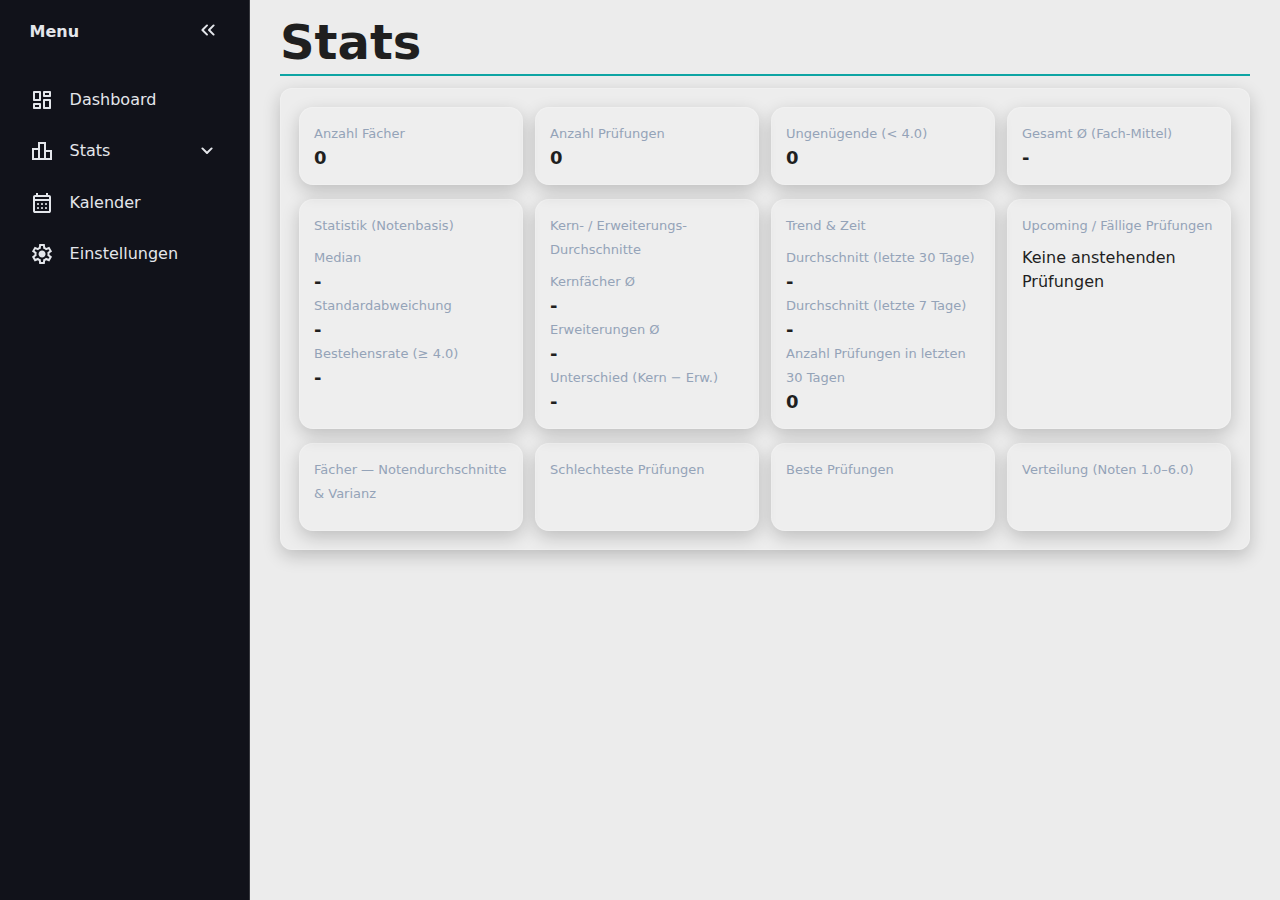
<file: stats.html>
<!DOCTYPE html>
<html lang="en">

<head>
  <meta charset="utf-8" />
  <meta name="viewport" content="width=device-width,initial-scale=1" />
  <title>Statistik</title>
  <link rel="stylesheet" href="style.css">
</head>
  <script src="theme.js" defer></script>
<style>
  @import url('https://fonts.googleapis.com/css2?family=Poppins:ital,wght@0,100;0,200;0,300;0,400;0,500;0,600;0,700;0,800;0,900;1,100;1,200;1,300;1,400;1,500;1,600;1,700;1,800;1,900&display=swap');

  html {
    font-family: Poppins, 'Segoe UI', Tahoma, Geneva, Verdana, sans-serif;
    line-height: 1.5rem;
  }

  body {
    min-height: 100vh;
    min-height: 100dvh;
    background-color: var(--sidebar-bg);
    color: var(--sb-fontcolor);
    display: grid;
    grid-template-columns: auto 1fr;
  }

  #sidebar {
    box-sizing: border-box;
    height: 100vh;
    width: 250px;
    padding: 5px 1em;
    background-color: var(--sidebar-bg);
    border-right: 1px solid var(--border);

    position: sticky;
    top: 0;
    align-self: start;
    transition: 300ms ease-in-out;
    overflow: hidden;
    text-wrap: nowrap;
  }

  #sidebar.close {
    padding: 5px;
    width: 60px;
  }

  #sidebar ul {
    list-style: none;
  }

  #sidebar>ul>li:first-child {
    display: flex;
    justify-content: flex-end;
    margin-bottom: 16px;

    .logo {
      font-weight: 600;
    }
  }

  #sidebar ul li.active a {
    /* active sidebar link */
    color: var(--accent) !important;
  }

  #sidebar ul li.active a span {
    color: var(--accent) !important;
  }

  #sidebar ul li.active a svg {
    fill: var(--accent) !important;
  }

  #sidebar a,
  #sidebar .dropdown-btn,
  #sidebar .logo {
    border-radius: .5em;
    padding: .85em;
    text-decoration: none;
    color: var(--sb-fontcolor);
    display: flex;
    align-items: center;
    gap: 1em;
  }

  .dropdown-btn {
    width: 100%;
    text-align: left;
    background: none;
    border: none;
    font: inherit;
    cursor: pointer;
  }

  #sidebar svg {
    flex-shrink: 0;
    fill: var(--sb-fontcolor);
  }

  #sidebar a span,
  #sidebar .dropdown-btn span {
    flex-grow: 1;
  }

  #sidebar a,
  #sidebar span {
    color: var(--sb-fontcolor) !important;
  }

  #sidebar a:hover,
  #sidebar .dropdown-btn:hover {
    background-color: var(--glass);
  }

  #sidebar .sub-menu {
    display: grid;
    grid-template-rows: 0fr;
    transition: 300ms ease-in-out;

    >div {
      overflow: hidden;
    }
  }

  #sidebar .sub-menu.show {
    grid-template-rows: 1fr;
  }

  .dropdown-btn svg {
    transition: 200ms ease;
  }

  .rotate svg:last-child {
    rotate: 180deg;
  }

  #sidebar .sub-menu a {
    padding-left: 2em;
  }

  #toggle-btn {
    margin-left: auto;
    padding: 1em;
    border: none;
    border-radius: .5em;
    background: none;
    cursor: pointer;

    svg {
      transition: rotate 150ms ease;
    }
  }

  #toggle-btn:hover {
    background-color: var(--glass);
  }

  main {
    padding: min(30px, 7%);
  }

  main p {
    color: var(--sb-fontcolor);
    margin-top: 5px;
    margin-bottom: 15px;
  }

  .container {
    border: 1px solid var(--border);
    border-radius: 1em;
    margin-bottom: 20px;
    padding: min(3em, 15%);

    h2,
    p {
      margin-top: 1em
    }
  }

  /* --- WARN-BOX styling --- */
  .warn-box {
    margin-top: 10px;
    padding: 10px 12px;
    border-radius: 8px;
    background: rgba(255, 165, 0, 0.12);
    border: 1px solid rgba(255, 165, 0, 0.28);
    color: #ffd98a;
    display: flex;
    align-items: center;
    justify-content: space-between;
    gap: 8px;
    font-size: 13px;
  }

  .warn-box .warn-text {
    flex: 1;
  }

  .warn-close {
    background: transparent;
    border: none;
    color: #ffd98a;
    font-weight: 700;
    cursor: pointer;
    padding: 4px 6px;
    border-radius: 6px;
    line-height: 1;
  }

  .warn-close:hover {
    background: rgba(255, 165, 0, 0.18);
  }

  @media(max-width: 800px) {
    body {
      grid-template-columns: 1fr;
    }

    main {
      padding: 2em 1em 60px 1em;
    }

    .container {
      border: none;
      padding: 0;
    }

    #sidebar {
      height: 60px;
      width: 100%;
      border-right: none;
      border-top: 1px solid var(--border);
      padding: 0;
      position: fixed;
      top: unset;
      bottom: 0;

      >ul {
        padding: 0;
        display: grid;
        grid-auto-columns: 60px;
        grid-auto-flow: column;
        align-items: center;
        overflow-x: scroll;
      }

      ul li {
        height: 100%;
      }

      ul a,
      ul .dropdown-btn {
        width: 60px;
        height: 60px;
        padding: 0;
        border-radius: 0;
        justify-content: center;
      }

      ul li span,
      ul li:first-child,
      .dropdown-btn svg:last-child {
        display: none;
      }

      ul li .sub-menu.show {
        position: fixed;
        bottom: 60px;
        left: 0;
        box-sizing: border-box;
        height: 60px;
        width: 100%;
        background-color: var(--glass);
        border-top: 1px solid var(--border);
        display: flex;
        justify-content: center;

        >div {
          overflow-x: auto;
        }

        li {
          display: inline-flex;
        }

        a {
          box-sizing: border-box;
          padding: 1em;
          width: auto;
          justify-content: center;
        }
      }
    }
  }
</style>

<body>
  <nav id="sidebar">
    <ul>
      <li>
        <span class="logo">Menu</span>
        <button onclick="toggleSidebar()" id="toggle-btn">
          <svg xmlns="http://www.w3.org/2000/svg" height="24px" viewBox="0 -960 960 960" width="24px" fill="#e8eaed">
            <path
              d="m313-480 155 156q11 11 11.5 27.5T468-268q-11 11-28 11t-28-11L228-452q-6-6-8.5-13t-2.5-15q0-8 2.5-15t8.5-13l184-184q11-11 27.5-11.5T468-692q11 11 11 28t-11 28L313-480Zm264 0 155 156q11 11 11.5 27.5T732-268q-11 11-28 11t-28-11L492-452q-6-6-8.5-13t-2.5-15q0-8 2.5-15t8.5-13l184-184q11-11 27.5-11.5T732-692q11 11 11 28t-11 28L577-480Z">
            </path>
          </svg>
        </button>
      </li>
      <li>
        <a href="index.html">
          <svg xmlns="http://www.w3.org/2000/svg" height="24px" viewBox="0 -960 960 960" width="24px" fill="#e8eaed">
            <path
              d="M520-640v-160q0-17 11.5-28.5T560-840h240q17 0 28.5 11.5T840-800v160q0 17-11.5 28.5T800-600H560q-17 0-28.5-11.5T520-640ZM120-480v-320q0-17 11.5-28.5T160-840h240q17 0 28.5 11.5T440-800v320q0 17-11.5 28.5T400-440H160q-17 0-28.5-11.5T120-480Zm400 320v-320q0-17 11.5-28.5T560-520h240q17 0 28.5 11.5T840-480v320q0 17-11.5 28.5T800-120H560q-17 0-28.5-11.5T520-160Zm-400 0v-160q0-17 11.5-28.5T160-360h240q17 0 28.5 11.5T440-320v160q0 17-11.5 28.5T400-120H160q-17 0-28.5-11.5T120-160Zm80-360h160v-240H200v240Zm400 320h160v-240H600v240Zm0-480h160v-80H600v80ZM200-200h160v-80H200v80Zm160-320Zm240-160Zm0 240ZM360-280Z">
            </path>
          </svg>
          <span>Dashboard</span>
        </a>
      </li>
      <li>
        <button onclick="toggleSubMenu(this)" class="dropdown-btn">
          <svg xmlns="http://www.w3.org/2000/svg" height="24px" viewBox="0 -960 960 960" width="24px" fill="#000000">
            <path
              d="M160-200h160v-320H160v320Zm240 0h160v-560H400v560Zm240 0h160v-240H640v240ZM80-120v-480h240v-240h320v320h240v400H80Z" />
          </svg>
          <span>Stats</span>
          <svg xmlns="http://www.w3.org/2000/svg" height="24px" viewBox="0 -960 960 960" width="24px" fill="#e8eaed">
            <path
              d="M480-361q-8 0-15-2.5t-13-8.5L268-556q-11-11-11-28t11-28q11-11 28-11t28 11l156 156 156-156q11-11 28-11t28 11q11 11 11 28t-11 28L508-372q-6 6-13 8.5t-15 2.5Z">
            </path>
          </svg>
        </button>
        <ul class="sub-menu">
          <div>
            <li><a href="stats.html" data-view-link="dashboard">Dashboard</a></li>
            <li><a href="stats.html" data-view-link="exams">Prüfungen</a></li>
            <li><a href="stats.html" data-view-link="data">Daten</a></li>
          </div>
        </ul>
      </li>
      <li>
        <a href="calendar.html">
          <svg xmlns="http://www.w3.org/2000/svg" height="24px" viewBox="0 -960 960 960" width="24px" fill="#000000">
            <path
              d="M200-80q-33 0-56.5-23.5T120-160v-560q0-33 23.5-56.5T200-800h40v-80h80v80h320v-80h80v80h40q33 0 56.5 23.5T840-720v560q0 33-23.5 56.5T760-80H200Zm0-80h560v-400H200v400Zm0-480h560v-80H200v80Zm0 0v-80 80Zm280 240q-17 0-28.5-11.5T440-440q0-17 11.5-28.5T480-480q17 0 28.5 11.5T520-440q0 17-11.5 28.5T480-400Zm-160 0q-17 0-28.5-11.5T280-440q0-17 11.5-28.5T320-480q17 0 28.5 11.5T360-440q0 17-11.5 28.5T320-400Zm320 0q-17 0-28.5-11.5T600-440q0-17 11.5-28.5T640-480q17 0 28.5 11.5T680-440q0 17-11.5 28.5T640-400ZM480-240q-17 0-28.5-11.5T440-280q0-17 11.5-28.5T480-320q17 0 28.5 11.5T520-280q0 17-11.5 28.5T480-240Zm-160 0q-17 0-28.5-11.5T280-280q0-17 11.5-28.5T320-320q17 0 28.5 11.5T360-280q0 17-11.5 28.5T320-240Zm320 0q-17 0-28.5-11.5T600-280q0-17 11.5-28.5T640-320q17 0 28.5 11.5T680-280q0 17-11.5 28.5T640-240Z" />
          </svg>
          <span>Kalender</span>
        </a>
      </li>
      <li>
        <a href="settings.html">
          <svg xmlns="http://www.w3.org/2000/svg" height="24px" viewBox="0 -960 960 960" width="24px" fill="#000000">
            <path
              d="m370-80-16-128q-13-5-24.5-12T307-235l-119 50L78-375l103-78q-1-7-1-13.5v-27q0-6.5 1-13.5L78-585l110-190 119 50q11-8 23-15t24-12l16-128h220l16 128q13 5 24.5 12t22.5 15l119-50 110 190-103 78q1 7 1 13.5v27q0 6.5-2 13.5l103 78-110 190-118-50q-11 8-23 15t-24 12L590-80H370Zm70-80h79l14-106q31-8 57.5-23.5T639-327l99 41 39-68-86-65q5-14 7-29.5t2-31.5q0-16-2-31.5t-7-29.5l86-65-39-68-99 42q-22-23-48.5-38.5T533-694l-13-106h-79l-14 106q-31 8-57.5 23.5T321-633l-99-41-39 68 86 64q-5 15-7 30t-2 32q0 16 2 31t7 30l-86 65 39 68 99-42q22 23 48.5 38.5T427-266l13 106Zm42-180q58 0 99-41t41-99q0-58-41-99t-99-41q-59 0-99.5 41T342-480q0 58 40.5 99t99.5 41Zm-2-140Z" />
          </svg>
          <span>Einstellungen</span>
        </a>
      </li>
    </ul>
  </nav>
  <main class="content">
    <header>
      <div class="title">Stats</div>
    </header>
    <div class="stats-inner">
      <section id="view-dashboard" class="view active">
        <section class="grid" id="overview">
          <div class="card">
            <div class="muted">Anzahl Fächer</div>
            <div id="totalSubjects" class="big">–</div>
          </div>
          <div class="card">
            <div class="muted">Anzahl Prüfungen</div>
            <div id="totalExams" class="big">–</div>
          </div>
          <div class="card">
            <div class="muted">Ungenügende (&lt; 4.0)</div>
            <div id="insufficient" class="big">–</div>
          </div>
          <div class="card">
            <div class="muted">Gesamt Ø (Fach-Mittel)</div>
            <div id="overallAvg" class="big">–</div>
          </div>
        </section>

        <!-- extended stats -->
        <section style="margin-top:14px" class="grid">
          <div class="card">
            <div class="muted">Statistik (Notenbasis)</div>
            <div style="margin-top:8px">
              <div class="small">Median</div>
              <div id="median" class="big">-</div>
              <div class="small">Standardabweichung</div>
              <div id="stddev" class="big">-</div>
              <div class="small">Bestehensrate (≥ 4.0)</div>
              <div id="passRate" class="big">-</div>
            </div>
          </div>

          <div class="card">
            <div class="muted">Kern- / Erweiterungs-Durchschnitte</div>
            <div style="margin-top:8px">
              <div class="small">Kernfächer Ø</div>
              <div id="coreAvg" class="big">-</div>
              <div class="small">Erweiterungen Ø</div>
              <div id="extAvg" class="big">-</div>
              <div class="small">Unterschied (Kern − Erw.)</div>
              <div id="diffCoreExt" class="big">-</div>
            </div>
          </div>

          <div class="card">
            <div class="muted">Trend & Zeit</div>
            <div style="margin-top:8px">
              <div class="small">Durchschnitt (letzte 30 Tage)</div>
              <div id="avg30" class="big">-</div>
              <div class="small">Durchschnitt (letzte 7 Tage)</div>
              <div id="avg7" class="big">-</div>
              <div class="small">Anzahl Prüfungen in letzten 30 Tagen</div>
              <div id="count30" class="big">-</div>
            </div>
          </div>

          <div class="card">
            <div class="muted">Upcoming / Fällige Prüfungen</div>
            <div id="upcoming" style="margin-top:8px">-</div>
          </div>
        </section>

        <!-- detailed lists -->
        <section style="margin-top:14px" class="grid">
          <div class="card">
            <div class="muted">Fächer — Notendurchschnitte & Varianz</div>
            <div id="subjectList" class="list" style="margin-top:10px">–</div>
          </div>

          <div class="card">
            <div class="muted">Schlechteste Prüfungen</div>
            <div id="worstList" style="margin-top:8px">–</div>
          </div>

          <div class="card">
            <div class="muted">Beste Prüfungen</div>
            <div id="bestList" style="margin-top:8px">–</div>
          </div>

          <div class="card">
            <div class="muted">Verteilung (Noten 1.0–6.0)</div>
            <div id="distribution" style="margin-top:8px">–</div>
          </div>
        </section>
      </section>

      <section id="view-exams" class="view">
        <div class="card">
          <div class="muted">Alle Prüfungen</div>
          <div id="allExams" style="margin-top:10px">-</div>
        </div>
      </section>

      <section id="view-data" class="view">
        <div class="card">
          <div class="muted">Rohdaten (JSON)</div>
          <textarea id="rawData"
            style="width:100%;height:200px;margin-top:8px;padding:8px;border-radius:8px;border:1px solid #e6eaee;background:#fafbfd"></textarea>
          <div style="display:flex;gap:8px;margin-top:8px">
            <button id="downloadData" class="btn">Download JSON</button>
            <button id="copyData" class="btn">In Zwischenablage kopieren</button>
          </div>
        </div>
      </section>

      <!-- <footer style="margin-top:18px;font-size:13px;color:var(--muted)">Diese Seite liest die lokal gespeicherten Daten (localStorage – key: <code>subjects_v3</code>). Sie aktualisiert automatisch bei Änderungen.</footer> -->

    </div> <!-- .stats-inner -->
  </main>

</body>
<script>
  const toggleButton = document.getElementById('toggle-btn')
  const sidebar = document.getElementById('sidebar')

  function toggleSidebar() {
    sidebar.classList.toggle('close')
    toggleButton.classList.toggle('rotate')

    closeAllSubMenus()
  }

  function toggleSubMenu(button) {

    if (!button.nextElementSibling.classList.contains('show')) {
      closeAllSubMenus()
    }

    button.nextElementSibling.classList.toggle('show')
    button.classList.toggle('rotate')

    if (sidebar.classList.contains('close')) {
      sidebar.classList.toggle('close')
      toggleButton.classList.toggle('rotate')
    }
  }

  function closeAllSubMenus() {
    Array.from(sidebar.getElementsByClassName('show')).forEach(ul => {
      ul.classList.remove('show')
      ul.previousElementSibling.classList.remove('rotate')
    })
  }

  /* Main Script */

  (function () {
    const KEY = 'subjects_v3';
    const refreshBtn = document.getElementById('refresh');
    const statsToggle = document.getElementById('statsToggle');
    const statsSubmenu = document.getElementById('statsSubmenu');
    const viewLinks = document.querySelectorAll('[data-view-link]');
    let lastRaw = null;

    // simple view switcher
    function switchView(name) { document.querySelectorAll('.view').forEach(v => v.classList.remove('active')); const el = document.getElementById('view-' + name); if (el) el.classList.add('active'); }
    viewLinks.forEach(a => { a.addEventListener('click', (e) => { e.preventDefault(); const v = a.dataset.viewLink; switchView(v); }); });

    if (statsToggle && statsSubmenu) {
      statsToggle.addEventListener('click', () => { const open = statsSubmenu.style.display !== 'flex'; statsSubmenu.style.display = open ? 'flex' : 'none'; statsSubmenu.setAttribute('aria-hidden', !open); });
    }

    function load() { try { const raw = localStorage.getItem(KEY); lastRaw = raw; return raw ? JSON.parse(raw) : []; } catch (e) { console.error(e); return []; } }

    function computeSubjectAvg(subject) { if (!subject.exams || subject.exams.length === 0) return null; let sum = 0, weightSum = 0; subject.exams.forEach(ex => { const g = parseFloat(ex.grade); if (!isNaN(g)) { const mult = parseFloat(ex.multiplier) || 1; sum += g * mult; weightSum += mult; } }); if (weightSum === 0) return null; let avg = sum / weightSum; return Math.round(avg * 10) / 10; }
    function median(values) { if (!values.length) return null; values = values.slice().sort((a, b) => a - b); const half = Math.floor(values.length / 2); if (values.length % 2) return values[half]; return Math.round(((values[half - 1] + values[half]) / 2) * 10) / 10; }
    function stddev(values) { if (!values.length) return null; const m = values.reduce((a, b) => a + b, 0) / values.length; const variance = values.reduce((a, b) => a + Math.pow(b - m, 2), 0) / values.length; return Math.round(Math.sqrt(variance) * 100) / 100; }

    function render() {
      const subjects = load(); const totalSubjects = subjects.length; let totalExams = 0; let insufficient = 0; let sumAvg = 0, countAvg = 0; const subjectStats = []; const allGrades = [];

      const now = new Date(); const msDay = 24 * 60 * 60 * 1000;
      const last30 = new Date(now - 30 * msDay);
      const last7 = new Date(now - 7 * msDay);
      let sum30 = 0, count30 = 0, sum7 = 0, count7 = 0;
      const upcoming = [];

      subjects.forEach(s => {
        const exams = s.exams || [];
        totalExams += exams.length;
        let subIns = 0; let gradesForSub = [];
        exams.forEach(ex => {
          const g = parseFloat(ex.grade);

          // collect grades if present
          if (!isNaN(g)) {
            allGrades.push(g);
            gradesForSub.push(g);
          }

          // time based calculations (IMPORTANT): include upcoming / due regardless of grade
          if (ex.date) {
            const d = new Date(ex.date + 'T00:00:00'); if (!isNaN(d)) {
              // for averages over time only include exams that have a numeric grade
              if (!isNaN(g)) {
                if (d >= last30) { sum30 += g; count30++; }
                if (d >= last7) { sum7 += g; count7++; }
              }
              // upcoming = future exams (regardless of grade)
              if (d > now) { upcoming.push({ subject: s.name, name: ex.name, date: ex.date, grade: isNaN(g) ? null : g }); }
            }
          }

          // count insufficient even if grade exists
          if (!isNaN(g) && g < 4.0) { insufficient++; subIns++; }
        });
        const subAvg = computeSubjectAvg(s);
        const variance = gradesForSub.length ? Math.round((gradesForSub.reduce((a, b) => a + Math.pow(b - (gradesForSub.reduce((x, y) => x + y, 0) / gradesForSub.length), 2), 0) / gradesForSub.length) * 100) / 100 : null;
        if (subAvg !== null) { sumAvg += subAvg; countAvg++; }
        subjectStats.push({ id: s.id, name: s.name, avg: subAvg || null, insufficient: subIns, examCount: exams.length, variance: variance });
      });

      const overallAvg = countAvg === 0 ? null : Math.round((sumAvg / countAvg) * 10) / 10;
      const med = median(allGrades);
      const sd = stddev(allGrades);
      const passRate = allGrades.length ? Math.round((allGrades.filter(g => g >= 4).length / allGrades.length) * 100) : 0;
      const coreAvg = (() => { const core = subjects.filter(s => s.type === 'core'); const a = core.map(s => computeSubjectAvg(s)).filter(x => x !== null); return a.length ? Math.round((a.reduce((x, y) => x + y, 0) / a.length) * 10) / 10 : null; })();
      const extAvg = (() => { const ext = subjects.filter(s => s.type === 'extension'); const a = ext.map(s => computeSubjectAvg(s)).filter(x => x !== null); return a.length ? Math.round((a.reduce((x, y) => x + y, 0) / a.length) * 10) / 10 : null; })();

      const avg30 = count30 ? Math.round((sum30 / count30) * 10) / 10 : null;
      const avg7 = count7 ? Math.round((sum7 / count7) * 10) / 10 : null;

      // dashboard updates
      document.getElementById('totalSubjects').textContent = totalSubjects;
      document.getElementById('totalExams').textContent = totalExams;
      document.getElementById('insufficient').textContent = insufficient;
      document.getElementById('overallAvg').textContent = overallAvg === null ? '-' : overallAvg;

      document.getElementById('median').textContent = med === null ? '-' : med;
      document.getElementById('stddev').textContent = sd === null ? '-' : sd;
      document.getElementById('passRate').textContent = allGrades.length ? passRate + ' %' : '-';

      document.getElementById('coreAvg').textContent = coreAvg === null ? '-' : coreAvg;
      document.getElementById('extAvg').textContent = extAvg === null ? '-' : extAvg;
      const diff = (coreAvg !== null && extAvg !== null) ? Math.round((coreAvg - extAvg) * 10) / 10 : '-';
      document.getElementById('diffCoreExt').textContent = diff;

      document.getElementById('avg30').textContent = avg30 === null ? '-' : avg30;
      document.getElementById('avg7').textContent = avg7 === null ? '-' : avg7;
      document.getElementById('count30').textContent = count30;

      // upcoming: sort by date (shows future exams, includes those without grade)
      const upEl = document.getElementById('upcoming'); upEl.innerHTML = '';
      upcoming.sort((a, b) => new Date(a.date) - new Date(b.date));
      if (upcoming.length === 0) upEl.textContent = 'Keine anstehenden Prüfungen'; else upcoming.slice(0, 8).forEach(u => { const d = document.createElement('div'); d.innerHTML = `<strong>${escapeHtml(u.name)}</strong> <div class="small">${escapeHtml(u.subject)} • ${u.date} • ${u.grade === null ? '<em class="small">(ohne Note)</em>' : '<span class="note-pill ' + (u.grade < 4 ? 'low' : '') + '">' + u.grade + '</span>'}</div>`; upEl.appendChild(d); });

      // subjects list sorted by avg desc and show variance
      const subjectList = document.getElementById('subjectList'); subjectList.innerHTML = '';
      subjectStats.sort((a, b) => (b.avg || 0) - (a.avg || 0));
      subjectStats.forEach(s => {
        const row = document.createElement('div'); row.style.display = 'flex'; row.style.justifyContent = 'space-between'; row.style.alignItems = 'center';
        const left = document.createElement('div'); left.innerHTML = `<div style="font-weight:800">${escapeHtml(s.name)}</div><div class="small">${s.examCount} Prüfungen • ${s.insufficient} ungenügend</div>`;
        const right = document.createElement('div'); right.style.textAlign = 'right'; right.style.minWidth = '110px';
        const avgText = s.avg === null ? '<span class="small">-</span>' : `<span class="note-pill ${s.avg < 4 ? 'low' : ''}">${s.avg}</span>`;
        const varText = s.variance === null ? '<span class="small">-</span>' : `<div class="spark">σ²=${s.variance}</div>`;
        right.innerHTML = avgText + varText;
        row.appendChild(left); row.appendChild(right); subjectList.appendChild(row);
      });

      // best/worst lists
      const allEx = [];
      subjects.forEach(s => { (s.exams || []).forEach(ex => { const g = parseFloat(ex.grade); allEx.push({ subject: s.name, name: ex.name, grade: isNaN(g) ? null : g, date: ex.date || '' }); }); });
      const validEx = allEx.filter(e => e.grade !== null);
      validEx.sort((a, b) => a.grade - b.grade);
      const worstList = document.getElementById('worstList'); worstList.innerHTML = '';
      validEx.slice(0, 8).forEach(e => { const div = document.createElement('div'); div.innerHTML = `<strong>${escapeHtml(e.name)}</strong> <div class="small">${escapeHtml(e.subject)} • ${e.date || '-'} • <span class="note-pill ${e.grade < 4 ? 'low' : ''}">${e.grade}</span></div>`; worstList.appendChild(div); });
      const bestList = document.getElementById('bestList'); bestList.innerHTML = '';
      validEx.slice(-8).reverse().forEach(e => { const div = document.createElement('div'); div.innerHTML = `<strong>${escapeHtml(e.name)}</strong> <div class="small">${escapeHtml(e.subject)} • ${e.date || '-'} • <span class="note-pill ${e.grade < 4 ? 'low' : ''}">${e.grade}</span></div>`; bestList.appendChild(div); });

      // distribution (1.0–6.0 by 0.25 buckets for more detail)
      const distribution = document.getElementById('distribution'); distribution.innerHTML = '';
      const buckets = {};
      for (let g = 1.0; g <= 6.0; g += 0.25) { buckets[g.toFixed(2)] = 0; }
      validEx.forEach(e => {
        const rounded = Math.round(e.grade * 4) / 4; const key = rounded.toFixed(2);
        if (buckets[key] !== undefined) buckets[key]++;
      });
      const maxCount = Math.max(...Object.values(buckets), 1);
      Object.keys(buckets).sort((a, b) => parseFloat(a) - parseFloat(b)).forEach(k => {
        if (buckets[k] === 0) return; // skip empty buckets
        const row = document.createElement('div'); row.style.display = 'flex'; row.style.alignItems = 'center'; row.style.gap = '8px';
        const label = document.createElement('div'); label.style.width = '48px'; label.textContent = parseFloat(k).toFixed(2);
        const prog = document.createElement('div'); prog.className = 'progress'; prog.style.flex = '1'; const inner = document.createElement('div'); inner.className = 'bar'; inner.style.width = (buckets[k] / maxCount * 100) + '%'; prog.appendChild(inner);
        const count = document.createElement('div'); count.style.width = '36px'; count.style.textAlign = 'right'; count.textContent = buckets[k]; row.appendChild(label); row.appendChild(prog); row.appendChild(count); distribution.appendChild(row);
      });

      // render all exams view (include exams even without grade)
      const allExamsEl = document.getElementById('allExams'); allExamsEl.innerHTML = '';
      allEx.sort((a, b) => (a.date || '').localeCompare(b.date || ''));
      allEx.forEach(e => { const d = document.createElement('div'); d.style.padding = '8px 0'; d.innerHTML = `<strong>${escapeHtml(e.name)}</strong> <div class="small">${escapeHtml(e.subject)} • ${e.date || '-'} • ${e.grade === null ? '<em>(ohne Note)</em>' : '<span class="note-pill ' + (e.grade < 4 ? 'low' : '') + '">' + e.grade + '</span>'}</div>`; allExamsEl.appendChild(d); });

      // fill raw data textarea
      const rawTa = document.getElementById('rawData'); try { rawTa.value = JSON.stringify({ subjects, generatedAt: new Date().toISOString() }, null, 2); } catch (e) { rawTa.value = 'Fehler beim Erstellen der Rohdaten'; }

    }

    function escapeHtml(str) { return ('' + str).replace(/[&<>"']/g, (m) => ({ '&': '&amp;', '<': '&lt;', '>': '&gt;', '"': '&quot;', "'": '&#39;' }[m])); }

    // download / copy handlers for data view
    document.getElementById('downloadData').addEventListener('click', () => {
      const ta = document.getElementById('rawData'); const blob = new Blob([ta.value], { type: 'application/json' }); const url = URL.createObjectURL(blob); const a = document.createElement('a'); a.href = url; a.download = 'subjects_export.json'; document.body.appendChild(a); a.click(); a.remove(); URL.revokeObjectURL(url);
    });
    document.getElementById('copyData').addEventListener('click', async () => { try { await navigator.clipboard.writeText(document.getElementById('rawData').value); alert('Kopiert'); } catch (e) { alert('Kopieren nicht möglich'); } });

    // auto-refresh when localStorage changes in other tabs
    window.addEventListener('storage', (e) => { if (e.key === KEY) { render(); } });
    // polling fallback
    setInterval(() => { const raw = localStorage.getItem(KEY); if (raw !== lastRaw) { lastRaw = raw; render(); } }, 1500);
    // refresh button may not exist in this layout — guard before attaching
    if (refreshBtn) { refreshBtn.addEventListener('click', () => render()); }

    // initial render
    render();

  })();
</script>

</html>
</file>
<file: style.css>
:root {
  /* Dark Mode */
  --bg: #ececec;
  --accent: #0ea5a4;
  --muted: #94a3b8;
  --card: #e0e0e0;
  --gap: 12px;
  --glass: rgba(255, 255, 255, 0.08);
  --border: rgba(255, 255, 255, 0.16);
  --boxshadow: rgba(0, 0, 0, 0.2);
  --warning-bg: rgba(255, 223, 93, 0.12);
  --fontcolor: #1f1f1f;
  --warning-border: #ffcc00;
  --danger: #ff3b30;
  --sidebar-bg: #11121a;
  --sb-fontcolor: #e4e6eb;
  font-family: Inter, system-ui, -apple-system, "Segoe UI", Roboto, "Helvetica Neue", Arial;
}

/* reset */
* {
  margin: 0;
  padding: 0;
}

/* Base page background */
body {
  margin: 0;
  background: var(--bg);
  color: var(--fontcolor);
  min-height: 100vh;
  font-family: var(--font-family, Inter, system-ui, -apple-system, "Segoe UI", Roboto, "Helvetica Neue", Arial);
}

/* Apply theme font color broadly but allow explicit class selectors to override it */
body * {
  color: var(--fontcolor);
}

/* Ensure pseudo-elements inherit the computed color from their parent */
body *::before,
body *::after {
  color: inherit;
}

/* header / buttons */
header {
  font-size: 20px;
  margin-bottom: 12px;
  display: flex;
  justify-content: space-between;
  align-items: center
}

.btn {
  background: var(--card);
  border: 1px solid var(--border);
  color: var(--fontcolor);
  padding: 8px 12px;
  border-radius: 10px;
  font-weight: 700;
  cursor: pointer
}

.btn.accent {
  background: var(--accent);
  color: #042027
}

.btn:hover {
  opacity: 0.95
}

.topbar {
  display: flex;
  align-items: center;
  gap: 12px;
  margin-bottom: 18px
}

.add-subject {
  display: flex;
  gap: 8px;
  align-items: center
}

.add-subject input {
  padding: 8px 10px;
  border-radius: 8px;
  border: 1px solid var(--border);
  font-weight: 600
}

.summary-box {
  display: flex;
  gap: 12px;
  align-items: center
}

.summary-item {
  background: var(--card);
  padding: 8px 10px;
  border-radius: 8px;
  font-weight: 800;
  min-width: 120px;
  text-align: center
}

.summary-item .label {
  font-weight: 600;
  color: var(--muted);
  font-size: 12px
}

.summary-item .value {
  font-size: 16px
}

/* cards */
.cards {
  display: grid;
  grid-template-columns: repeat(auto-fill, minmax(320px, 1fr));
  gap: 16px
}

.card {
  background: var(--glass);
  padding: 14px;
  border-radius: 14px;
  border: 1px solid var(--border);
  box-shadow: 0 6px 18px var(--boxshadow);
  position: relative
}

.card[draggable="true"] {
  cursor: grab
}

.card.dragging {
  opacity: .4
}

.card-header {
  display: flex;
  align-items: center;
  justify-content: space-between;
  gap: 10px
}

.card-title {
  display: flex;
  align-items: center;
  gap: 10px;
  font-weight: 800
}

.subject-icon {
  width: 36px;
  height: 36px;
  border-radius: 9px;
  background: var(--glass);
  display: inline-flex;
  align-items: center;
  justify-content: center;
  font-size: 18px;
  cursor: pointer
}

.card-actions {
  display: flex;
  gap: 8px
}

.icon-btn {
  background: none;
  border: 0;
  padding: 6px;
  border-radius: 8px;
  cursor: pointer;
  color: var(--muted)
}

/* exams list */
.exams {
  margin-top: 12px;
  display: flex;
  flex-direction: column
}

.exam {
  display: flex;
  align-items: flex-start;
  justify-content: space-between;
  gap: 10px;
  padding: 12px;
  background: var(--glass);
  border-radius: 8px;
  box-shadow: 0 2px 6px var(--boxshadow);
}

.exam+.exam {
  margin-top: 8px;
  padding-top: 12px
}

.exam .meta {
  flex: 1
}

.exam .grade {
  min-width: 56px;
  text-align: center;
  font-weight: 800;
  border-radius: 8px;
  padding: 6px
}

.warn-box {
  margin-bottom: 8px;
  padding: 10px;
  border-radius: 10px;
  background: var(--warning-bg);
  border: 2px solid var(--warning-border);
  color: #ffdd87;
  font-weight: 700
}

.exam-form {
  margin-top: 10px;
  padding: 10px;
  border-radius: 10px;
  background: var(--glass);
  display: flex;
  flex-direction: column;
  gap: 8px
}

.exam-form input,
.exam-form textarea,
.exam-form select {
  width: 100%;
  max-width: 100%;
  box-sizing: border-box;
  padding: 8px;
  border-radius: 8px;
  border: 1px solid var(--border);
  background: transparent;
  color: inherit;
  overflow: auto;
}

.exam-form .row {
  display: flex;
  gap: 8px;
}

.exam-form .row>* {
  flex: 1 1 auto;
  min-width: 0;
}

.exam-form textarea {
  resize: vertical;
  min-height: 80px;
  max-height: 240px;
}

/* footer helpers */
.card-sep {
  height: 2px;
  background: var(--glass);
  border-radius: 4px;
  margin-top: 10px;
  box-shadow: 0 2px 6px var(--boxshadow);
}

.card-footer {
  margin-top: 12px;
  display: flex;
  align-items: center;
  justify-content: space-between
}

.avg {
  font-weight: 900
}

/* menus */
.menu-panel {
  position: fixed;
  background: var(--card);
  padding: 8px;
  border-radius: 8px;
  border: 1px solid var(--border);
  min-width: 220px;
  box-shadow: 0 8px 24px var(--boxshadow);
  z-index: 200;
  color: var(--fontcolor);
}

.menu-panel button {
  display: block;
  width: 100%;
  text-align: left;
  padding: 8px;
  border: 0;
  background: none;
  color: var(--fontcolor);
  cursor: pointer;
  border-radius: 6px
}

.menu-panel button:hover {
  background: var(--glass);
}

.menu-panel select {
  background: transparent;
  color: var(--fontcolor);
  border: 1px solid var(--border);
  padding: 6px;
  border-radius: 6px
}

/* emoji picker */
.emoji-picker {
  position: fixed;
  z-index: 250;
  background: var(--card);
  border-radius: 8px;
  padding: 8px;
  border: 1px solid var(--border);
  display: grid;
  grid-template-columns: repeat(6, 32px);
  gap: 6px;
  color: var(--fontcolor)
}

.emoji-picker button {
  background: none;
  border: 0;
  padding: 6px;
  border-radius: 6px;
  font-size: 18px;
  cursor: pointer
}

/* STATS / shared */
.grid {
  display: grid;
  grid-template-columns: repeat(auto-fit, minmax(220px, 1fr));
  gap: 12px
}

.muted {
  color: var(--muted);
  font-size: 13px
}

.big {
  font-weight: 800;
  font-size: 18px
}

table {
  width: 100%;
  border-collapse: collapse;
  margin-top: 8px
}

th,
td {
  padding: 8px;
  text-align: left;
  border-bottom: 1px solid var(--border)
}

.low {
  color: var(--danger);
  font-weight: 800
}

.small {
  font-size: 13px;
  color: var(--muted)
}

.list {
  display: flex;
  flex-direction: column;
  gap: 8px
}

.progress {
  height: 10px;
  border-radius: 6px;
  background: var(--glass);
  overflow: hidden
}

.bar {
  height: 100%;
  background: var(--accent)
}

.controls {
  display: flex;
  gap: 8px;
  align-items: center
}

.note-pill {
  display: inline-block;
  padding: 6px 8px;
  border-radius: 8px;
  background: var(--glass);
  font-weight: 800
}

.spark {
  font-size: 12px;
  color: var(--muted)
}

/* responsive */
@media (max-width:800px) {
  .sidebar+.content {
    margin-left: 0
  }

  .content {
    padding: 14px
  }
}

/* stats-inner / sidebar submenu */
.content {
  background: var(--bg);
}

.stats-inner {
  background: var(--glass);
  border-radius: 12px;
  padding: 18px;
  border: 1px solid var(--border);
  box-shadow: 0 6px 18px var(--boxshadow);
}

/* Ensure the stats container expands to fit the calendar content */
.stats-inner {
  display: flex;
  flex-direction: column;
  align-items: stretch;
  overflow: visible;
}

.nav-submenu {
  display: none;
  flex-direction: column;
  gap: 4px;
  padding-left: 8px;
  margin-top: 6px
}

.nav-item {
  display: flex;
  align-items: center;
  justify-content: space-between;
  gap: 8px;
  margin-left: 4px;
}

.nav-toggle {
  background: none;
  border: 0;
  color: inherit;
  padding: 8px;
  font-weight: 700;
  cursor: pointer
}

.nav-submenu a {
  padding: 6px 8px;
  border-radius: 8px;
  text-decoration: none;
  color: inherit;
  display: block
}

.nav-submenu a:hover {
  background: var(--glass)
}

/* view helper */
.view {
  display: none
}

.view.active {
  display: block
}

/* small style tweaks for lists inside stats-inner */
#subjectList .note-pill,
#worstList .note-pill,
#bestList .note-pill {
  background: var(--card)
}

/* Calendar core */
.calendar-wrap {
  display: flex;
  gap: 18px;
  align-items: flex-start
}

.cal-left {
  flex: 1;
  display: flex;
  flex-direction: column
}

.cal-right {
  width: 320px
}

.cal-header {
  display: flex;
  align-items: center;
  justify-content: space-between;
  gap: 12px;
  margin-bottom: 10px
}

.cal-controls {
  display: flex;
  gap: 8px;
  align-items: center
}

.cal-weekdays {
  display: grid;
  grid-template-columns: repeat(7, 1fr);
  gap: 6px;
  margin-bottom: 6px
}

.cal-weekdays div {
  text-align: center;
  font-weight: 700;
  font-size: 12px
}

/* Grid: fixed 6 rows — Höhe wird per JS gesetzt, Reihen teilen sich gleichmäßig */
.cal-grid {
  display: grid;
  grid-template-columns: repeat(7, 1fr);
  /* let rows size to their content so the parent can grow to fit the calendar */
  grid-auto-rows: minmax(110px, auto);
  gap: 8px;
  width: 100%;
  align-items: stretch;
  align-content: stretch;
  /* override inline height from JS so the full grid is shown inside its container */
  height: auto !important;
}

.day {
  background: var(--card);
  border-radius: 10px;
  padding: 8px;
  box-shadow: 0 6px 18px var(--boxshadow);
  border: 1px solid var(--border);
  display: flex;
  flex-direction: column;
  min-height: 110px;
  overflow: hidden;
  /* don't let inner content resize the cell */
}

.day.other-month {
  opacity: 0.45
}

.day.today {
  outline: 3px solid var(--accent);
  box-shadow: 0 8px 24px var(--boxshadow);
}

.day .date-num {
  font-weight: 800;
  font-size: 13px;
  margin-bottom: 6px;
}

/* exam-list scrolls internally */
/* exam-list scrolls internally and has stable sizing */
.exam-list {
  overflow: auto;
  flex: 1;
  display: flex;
  flex-direction: column;
  gap: 8px;
  padding-right: 4px;
  min-height: 0
}

/* exam-pill: stable box so dragging doesn't change layout */
.exam-pill {
  display: flex;
  align-items: center;
  gap: 8px;
  padding: 8px 10px;
  border-radius: 10px;
  font-weight: 700;
  background: var(--glass);
  cursor: grab;
  user-select: none;
  width: 100%;
  box-sizing: border-box;
  flex: 0 0 auto;
  /* FIX: prevent flex-grow/shrink changing cell height */
  min-height: 38px;
  /* consistent height */
}

.exam-pill .left {
  display: flex;
  gap: 6px;
  align-items: center;
  flex: 1 1 auto;
  min-width: 0;
}

.exam-pill .subject-dot {
  display: none !important;
}

.exam-pill .name {
  flex: 1 1 auto;
  min-width: 0;
  overflow: hidden;
  text-overflow: ellipsis;
  display: -webkit-box;
  -webkit-line-clamp: 2;
  line-clamp: 2;
  -webkit-box-orient: vertical;
  white-space: normal;
  font-weight: 700;
  font-size: 13px;
  line-height: 1.15;
}

.exam-pill .badge {
  flex: 0 0 auto;
  margin-left: 8px;
  min-width: 0;
  padding: 4px 6px;
  text-align: right;
  border-radius: 8px;
  background: #fff;
  border: 1px solid var(--border);
  font-weight: 800;
}

/* drop target visual */
.day.drop-target {
  outline: 3px dashed var(--accent);
}

/* right column cards */
.cal-right .card {
  position: static;
}

/* year view (school year layout) */
#yearView {
  display: none;
  margin-top: 12px;
  /* allow the year view to expand to show all months without internal scrolling */
  max-height: none;
  overflow: visible;
  padding-right: 6px;
}

.year-grid {
  display: grid;
  grid-template-columns: repeat(4, 1fr);
  gap: 12px;
}

.year-grid {
  overflow: visible;
}

.month-tile {
  background: var(--glass);
  border-radius: 8px;
  padding: 8px;
  border: 1px solid var(--border);
  box-shadow: 0 4px 8px var(--boxshadow);
  min-height: 120px;
  position: relative;
  z-index: 0;
  overflow: visible;
  transition: box-shadow 180ms ease, transform 180ms ease;
  margin: 8px;
}

.month-tile:hover,
.month-tile:focus-within {
  z-index: 5;
  box-shadow: 0 12px 36px rgba(0, 0, 0, 0.22);
  transform: translateY(-2px);
}

.month-header {
  font-weight: 800;
  margin-bottom: 6px
}

.month-mini {
  --mini-size: 16px;
  /* Grösse der Mini-Days (breite & höhe) */
  --mini-gap: 6px;
  /* Abstand zwischen den Mini-Tagen */
  --weekday-font-scale: 0.6;
  /* Schriftgrösse in Relation zur mini-size */
  display: flex;
  flex-direction: column;
  gap: 6px;
}

/* WICHTIG: mini-weekdays und mini-grid nutzen exakt dieselben Spalten */
.month-mini .mini-weekdays,
.month-mini .mini-grid {
  display: grid;
  grid-template-columns: repeat(7, var(--mini-size));
  gap: var(--mini-gap);
  justify-content: center;
  /* zentriert die insgesamt dargestellte Mini-Reihe */
  align-items: center;
}

/* jede Zelle der Wochentags-Zeile zentriert Inhalt exakt über der Spalte */
.month-mini .mini-weekdays>div {
  width: var(--mini-size);
  height: calc(var(--mini-size) + 2px);
  /* etwas mehr Höhe für Text */
  display: flex;
  align-items: center;
  justify-content: center;
  font-size: calc(var(--mini-size) * var(--weekday-font-scale));
  font-weight: 700;
  line-height: 1;
  text-align: center;
  white-space: nowrap;
  user-select: none;
}

.month-mini .mini-grid>.mini-day {
  width: var(--mini-size);
  height: var(--mini-size);
  border-radius: 3px;
  background: var(--card);
  display: inline-block;
  box-sizing: border-box;
}

.mini-day.has-exam {
  background: var(--accent) !important;
}

.month-tile {
  background: var(--glass);
  border-radius: 8px;
  padding: 8px;
  border: 1px solid var(--border);
  box-shadow: 0 4px 8px var(--boxshadow);
  min-height: 120px;
  position: relative;
  z-index: 0;
  overflow: visible;
  transition: box-shadow 90ms ease, transform 90ms ease;
  margin: 8px;
}

#yearView {
  display: block;
  margin-top: 12px;
  max-height: none;
  overflow: visible;
  padding-right: 6px;
}

.year-grid {
  display: grid;
  grid-template-columns: repeat(4, 1fr);
  gap: 12px;
  overflow: visible;
  align-items: start;
}

.heat-row {
  display: flex;
  gap: 4px;
  margin-top: 8px;
  flex-wrap: wrap
}

.heat-cell {
  width: 12px;
  height: 12px;
  border-radius: 2px;
  background: var(--glass)
}

/* Heatmap (separate) */
.heatmap-grid {
  display: flex;
  gap: 6px;
  padding: 10px;
  overflow: auto;
  align-items: flex-start;
  margin-top: 10px;
}

.heat-week {
  display: flex;
  flex-direction: column;
  gap: 6px;
}

.heat-dot {
  width: 12px;
  height: 12px;
  border-radius: 2px;
  background: var(--glass);
  box-shadow: inset 0 0 0 1px var(--boxshadow);
}

.heat-dot.heat-dot--muted {
  opacity: 0.12;
  background: transparent;
}

.heatmap-legend {
  font-size: 13px;
  color: var(--muted);
  margin-top: 8px;
}

/* modal */
.modal {
  position: fixed;
  left: 50%;
  top: 50%;
  transform: translate(-50%, -50%);
  background: var(--card);
  padding: 14px;
  border-radius: 12px;
  box-shadow: 0 10px 30px var(--boxshadow);
  z-index: 800;
  min-width: 300px
}

.modal h3 {
  margin: 0 0 6px 0
}

.modal .meta {
  color: var(--muted);
  font-size: 13px;
  margin-bottom: 8px
}

.modal .close {
  position: absolute;
  right: 8px;
  top: 8px;
  background: none;
  border: 0;
  font-size: 18px;
  cursor: pointer;
  color: var(--fontcolor);
}

@media (max-width:900px) {
  .calendar-wrap {
    flex-direction: column
  }

  .cal-right {
    width: 100%
  }

  .day {
    min-height: 100px
  }

  .year-grid {
    grid-template-columns: repeat(3, 1fr)
  }
}

/* small utility */
.muted {
  color: var(--muted);
  font-size: 13px
}

.small {
  font-size: 13px;
  color: var(--muted)
}

select {
  background-color: var(--card);
  color: var(--fontcolor);
  padding: 6px;
  border-radius: 6px;
  border: 1px solid var(--border);

}

.title {
  font-size: 48px;
  font-weight: 800;
  margin-bottom: 12px;
  color: var(--fontcolor)
}

header,
h2 {
  display: flex;
  justify-content: space-between;
  align-items: center;
  border-bottom: 2px solid var(--accent);
  padding-bottom: 8px;
}

.settings-container {
  margin-top: 18px;
  background: var(--glass);
  box-shadow: 0 6px 18px var(--boxshadow);
  padding: 14px;
  border-radius: 12px;
  border: 1px solid var(--border);
}

input[type="color"] {
  -webkit-appearance: none;
  appearance: none;
  width: 44px;
  height: 34px;
  padding: 2px;
  background: transparent;
  cursor: pointer;
  border-radius: 10px;
  border: 1px solid var(--border);
  box-shadow: 0 4px 10px var(--boxshadow);
  display: inline-block;
  vertical-align: middle;
}

/* WebKit/Blink: style the internal swatch */
input[type="color"]::-webkit-color-swatch-wrapper {
  padding: 0;
  border-radius: 8px;
}

input[type="color"]::-webkit-color-swatch {
  border-radius: 8px;
  border: 0;
}

/* Firefox */
input[type="color"]::-moz-color-swatch {
  border-radius: 8px;
  border: 0;
}

input[type="color"]:focus {
  outline: none;
  box-shadow: 0 4px 14px var(--boxshadow);
}

/* hover subtle lift */
input[type="color"]:hover {
  transform: translateY(-1px);
}

.setting {
  margin-top: 16px;
}

.warn-close {
  color: var(--fontcolor) !important;
}

/* Settings: improved layout for Sonstiges */
.setting-row {
  display: grid;
  grid-template-columns: 1fr 160px;
  gap: 16px;
  align-items: center;
}

.setting-meta .setting-title {
  font-weight: 700;
  margin-bottom: 6px;
}

.setting-desc {
  font-size: 13px
}

.setting-control {
  display: flex;
  flex-direction: column;
  align-items: center
}

/* Toggle switch */
.toggle-switch {
  display: inline-block;
  position: relative
}

.toggle-switch input {
  display: none
}

.switch-track {
  width: 56px;
  height: 32px;
  background: var(--card);
  border-radius: 999px;
  display: inline-block;
  box-shadow: inset 0 0 0 1px var(--border);
  position: relative
}

.switch-thumb {
  width: 24px;
  height: 24px;
  background: var(--bg);
  border-radius: 50%;
  position: absolute;
  top: 4px;
  left: 4px;
  transition: all 180ms ease;
  box-shadow: 0 2px 6px rgba(0, 0, 0, 0.12)
}

.toggle-switch input:checked+.switch-track {
  background: var(--accent)
}

.toggle-switch input:checked+.switch-track .switch-thumb {
  left: 28px;
  background: #fff
}

@media(max-width:720px) {
  .setting-row {
    grid-template-columns: 1fr;
  }

  .setting-control {
    align-items: flex-start
  }
}
</file>
